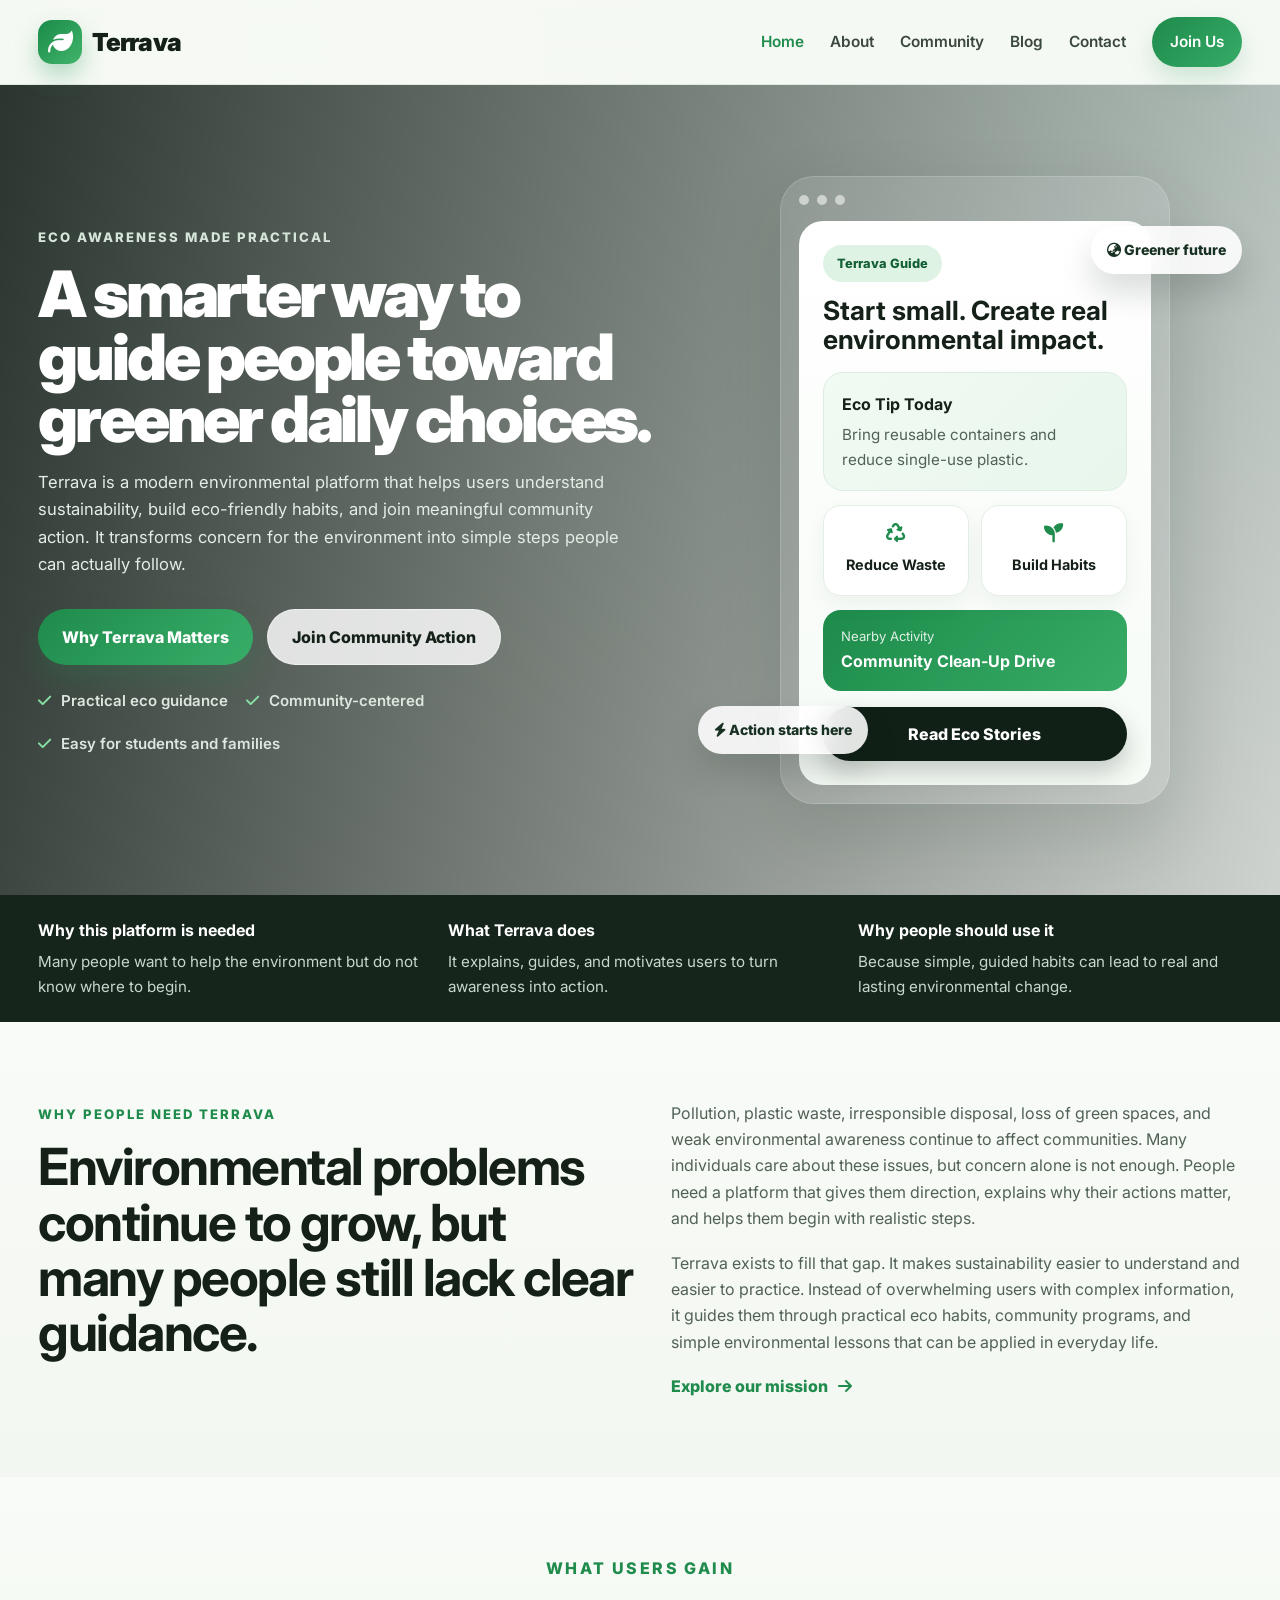
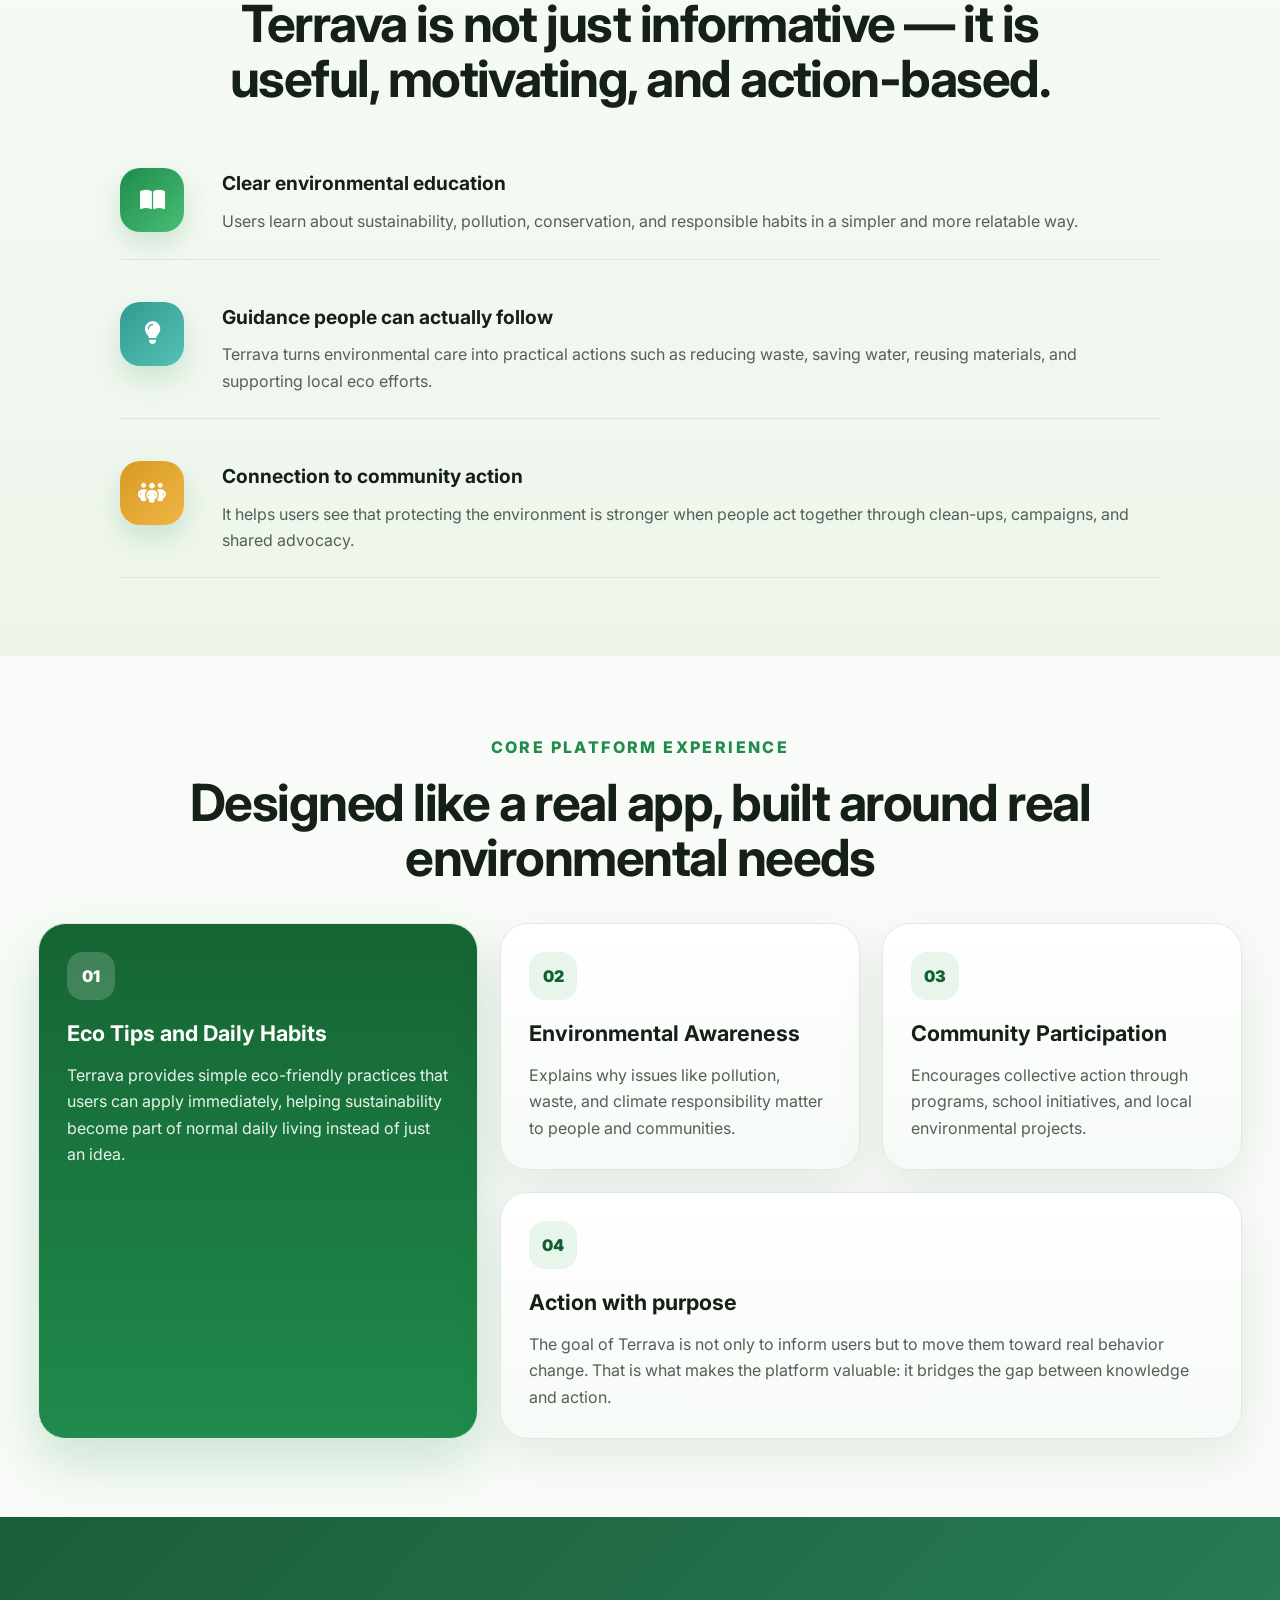
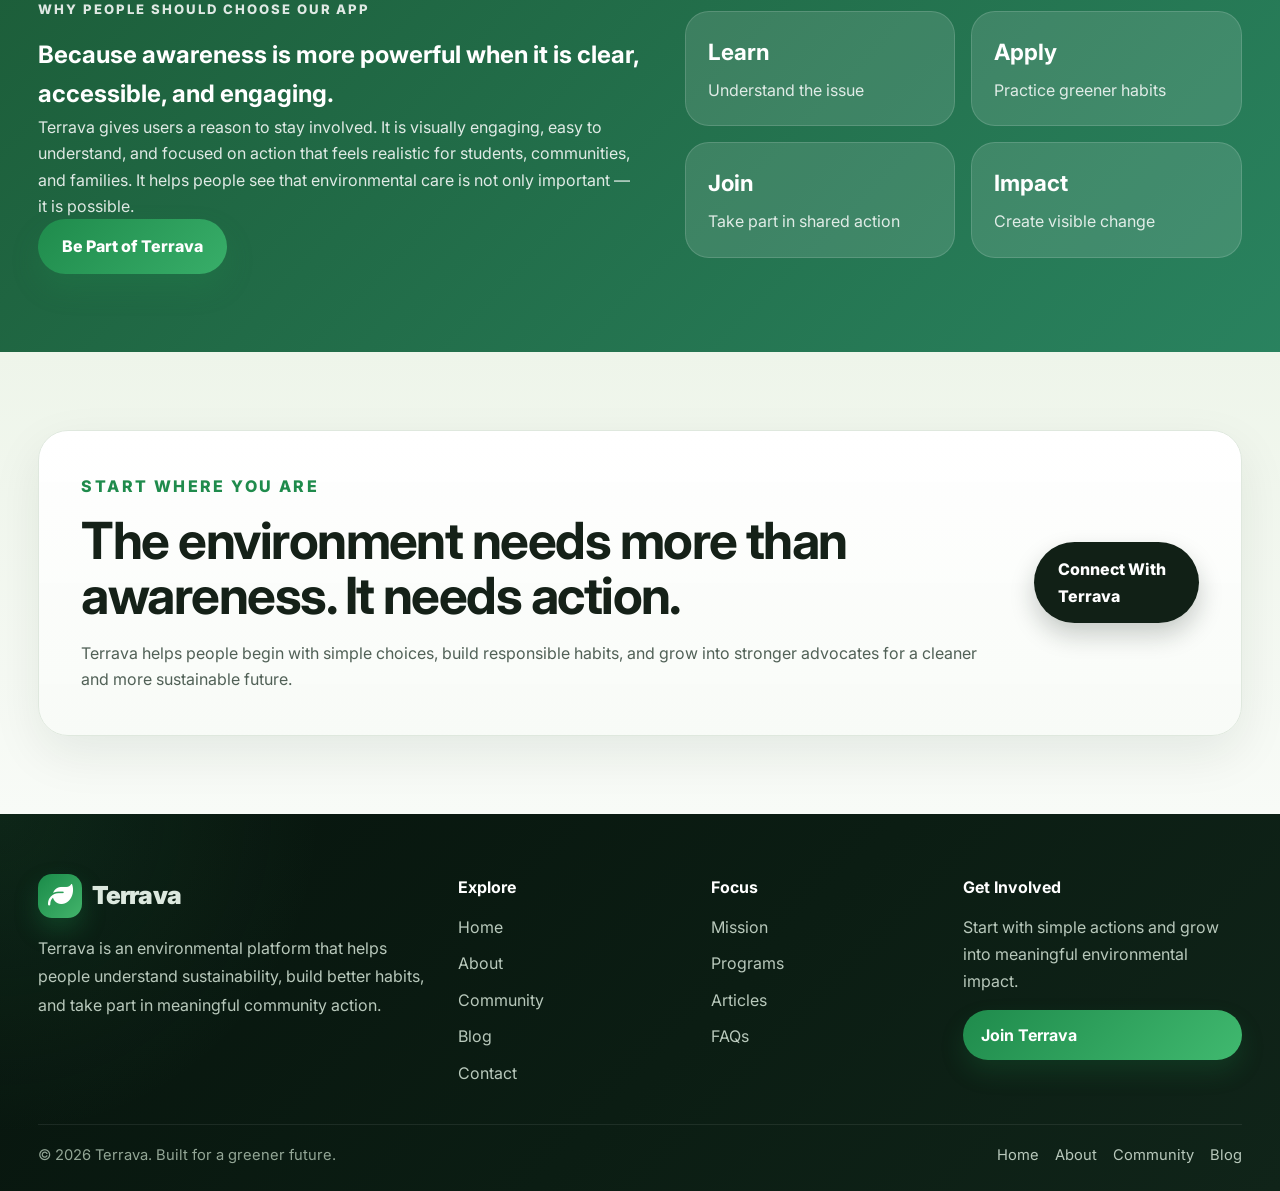
<file: index.html>
<!doctype html>
<html lang="en">
  <head>
    <meta charset="UTF-8" />
    <meta name="viewport" content="width=device-width, initial-scale=1.0" />
    <title>Terrava | Home</title>
    <link rel="preconnect" href="https://fonts.googleapis.com" />
    <link rel="preconnect" href="https://fonts.gstatic.com" crossorigin />
    <link
      href="https://fonts.googleapis.com/css2?family=Inter:wght@400;500;600;700;800;900&display=swap"
      rel="stylesheet"
    />
    <link
      rel="stylesheet"
      href="https://cdnjs.cloudflare.com/ajax/libs/font-awesome/6.5.2/css/all.min.css"
    />
    <link rel="stylesheet" href="style.css" />
  </head>
  <body>
    <header class="topbar">
      <div class="container nav">
        <a href="index.html" class="logo">
          <span class="logo-mark"><i class="fa-solid fa-leaf"></i></span>
          <span class="logo-text">Terrava</span>
        </a>

        <nav class="nav-links" id="navLinks">
          <a href="index.html" class="active">Home</a>
          <a href="about.html">About</a>
          <a href="community.html">Community</a>
          <a href="blog.html">Blog</a>
          <a href="contact.html">Contact</a>
          <a href="contact.html#join" class="nav-cta">Join Us</a>
        </nav>

        <button class="menu-btn" id="menuBtn" aria-label="Toggle Menu">
          <i class="fa-solid fa-bars"></i>
        </button>
      </div>
    </header>

    <main>
      <section class="hero home-hero">
        <div class="hero-bg"></div>
        <div class="hero-overlay"></div>

        <div class="container hero-grid">
          <div class="hero-copy reveal">
            <p class="eyebrow">Eco awareness made practical</p>
            <h1>A smarter way to guide people toward greener daily choices.</h1>
            <p class="hero-text">
              Terrava is a modern environmental platform that helps users
              understand sustainability, build eco-friendly habits, and join
              meaningful community action. It transforms concern for the
              environment into simple steps people can actually follow.
            </p>

            <div class="hero-actions">
              <a href="about.html#why-terrava" class="btn btn-primary"
                >Why Terrava Matters</a
              >
              <a href="community.html#programs" class="btn btn-secondary"
                >Join Community Action</a
              >
            </div>

            <div class="hero-trust">
              <span
                ><i class="fa-solid fa-check"></i> Practical eco guidance</span
              >
              <span><i class="fa-solid fa-check"></i> Community-centered</span>
              <span
                ><i class="fa-solid fa-check"></i> Easy for students and
                families</span
              >
            </div>
          </div>

          <div class="hero-visual reveal delay-1">
            <div class="hero-phone">
              <div class="phone-top">
                <span></span><span></span><span></span>
              </div>

              <div class="phone-screen">
                <div class="screen-badge">Terrava Guide</div>
                <h3>Start small. Create real environmental impact.</h3>

                <div class="screen-stat">
                  <strong>Eco Tip Today</strong>
                  <p>
                    Bring reusable containers and reduce single-use plastic.
                  </p>
                </div>

                <div class="screen-row">
                  <div class="screen-card">
                    <i class="fa-solid fa-recycle"></i>
                    <span>Reduce Waste</span>
                  </div>
                  <div class="screen-card">
                    <i class="fa-solid fa-seedling"></i>
                    <span>Build Habits</span>
                  </div>
                </div>

                <div class="screen-panel">
                  <p>Nearby Activity</p>
                  <strong>Community Clean-Up Drive</strong>
                </div>

                <a href="blog.html#latest" class="btn btn-dark full-btn"
                  >Read Eco Stories</a
                >
              </div>
            </div>

            <div class="floating-chip chip-one">
              <i class="fa-solid fa-earth-asia"></i> Greener future
            </div>
            <div class="floating-chip chip-two">
              <i class="fa-solid fa-bolt"></i> Action starts here
            </div>
          </div>
        </div>
      </section>

      <section class="impact-band">
        <div class="container impact-band-grid">
          <div>
            <strong>Why this platform is needed</strong>
            <p>
              Many people want to help the environment but do not know where to
              begin.
            </p>
          </div>
          <div>
            <strong>What Terrava does</strong>
            <p>
              It explains, guides, and motivates users to turn awareness into
              action.
            </p>
          </div>
          <div>
            <strong>Why people should use it</strong>
            <p>
              Because simple, guided habits can lead to real and lasting
              environmental change.
            </p>
          </div>
        </div>
      </section>

      <section class="section story-section" id="why-terrava">
        <div class="container story-grid">
          <div class="story-left reveal">
            <p class="eyebrow green">Why people need Terrava</p>
            <h2>
              Environmental problems continue to grow, but many people still
              lack clear guidance.
            </h2>
          </div>

          <div class="story-right reveal delay-1">
            <p>
              Pollution, plastic waste, irresponsible disposal, loss of green
              spaces, and weak environmental awareness continue to affect
              communities. Many individuals care about these issues, but concern
              alone is not enough. People need a platform that gives them
              direction, explains why their actions matter, and helps them begin
              with realistic steps.
            </p>
            <p>
              Terrava exists to fill that gap. It makes sustainability easier to
              understand and easier to practice. Instead of overwhelming users
              with complex information, it guides them through practical eco
              habits, community programs, and simple environmental lessons that
              can be applied in everyday life.
            </p>
            <a href="about.html#mission" class="text-link"
              >Explore our mission <i class="fa-solid fa-arrow-right"></i
            ></a>
          </div>
        </div>
      </section>

      <section class="section soft-section">
        <div class="container benefits-wrap">
          <div class="section-heading center reveal">
            <p class="eyebrow green">What users gain</p>
            <h2>
              Terrava is not just informative — it is useful, motivating, and
              action-based.
            </h2>
          </div>

          <div class="benefit-lines">
            <article class="benefit-line reveal">
              <div class="line-icon"><i class="fa-solid fa-book-open"></i></div>
              <div>
                <h3>Clear environmental education</h3>
                <p>
                  Users learn about sustainability, pollution, conservation, and
                  responsible habits in a simpler and more relatable way.
                </p>
              </div>
            </article>

            <article class="benefit-line reveal delay-1">
              <div class="line-icon alt">
                <i class="fa-solid fa-lightbulb"></i>
              </div>
              <div>
                <h3>Guidance people can actually follow</h3>
                <p>
                  Terrava turns environmental care into practical actions such
                  as reducing waste, saving water, reusing materials, and
                  supporting local eco efforts.
                </p>
              </div>
            </article>

            <article class="benefit-line reveal delay-2">
              <div class="line-icon gold">
                <i class="fa-solid fa-people-group"></i>
              </div>
              <div>
                <h3>Connection to community action</h3>
                <p>
                  It helps users see that protecting the environment is stronger
                  when people act together through clean-ups, campaigns, and
                  shared advocacy.
                </p>
              </div>
            </article>
          </div>
        </div>
      </section>

      <section class="section features-section">
        <div class="container">
          <div class="section-heading center reveal">
            <p class="eyebrow green">Core platform experience</p>
            <h2>
              Designed like a real app, built around real environmental needs
            </h2>
          </div>

          <div class="feature-grid-unique">
            <article class="feature-panel tall reveal">
              <span class="panel-kicker">01</span>
              <h3>Eco Tips and Daily Habits</h3>
              <p>
                Terrava provides simple eco-friendly practices that users can
                apply immediately, helping sustainability become part of normal
                daily living instead of just an idea.
              </p>
            </article>

            <article class="feature-panel reveal delay-1">
              <span class="panel-kicker">02</span>
              <h3>Environmental Awareness</h3>
              <p>
                Explains why issues like pollution, waste, and climate
                responsibility matter to people and communities.
              </p>
            </article>

            <article class="feature-panel reveal delay-2">
              <span class="panel-kicker">03</span>
              <h3>Community Participation</h3>
              <p>
                Encourages collective action through programs, school
                initiatives, and local environmental projects.
              </p>
            </article>

            <article class="feature-panel wide reveal">
              <span class="panel-kicker">04</span>
              <h3>Action with purpose</h3>
              <p>
                The goal of Terrava is not only to inform users but to move them
                toward real behavior change. That is what makes the platform
                valuable: it bridges the gap between knowledge and action.
              </p>
            </article>
          </div>
        </div>
      </section>

      <section class="section gradient-section">
        <div class="container split-highlight">
          <div class="highlight-copy reveal">
            <p class="eyebrow">Why people should choose our app</p>
            <h2>
              Because awareness is more powerful when it is clear, accessible,
              and engaging.
            </h2>
            <p>
              Terrava gives users a reason to stay involved. It is visually
              engaging, easy to understand, and focused on action that feels
              realistic for students, communities, and families. It helps people
              see that environmental care is not only important — it is
              possible.
            </p>
            <a href="contact.html#join" class="btn btn-primary"
              >Be Part of Terrava</a
            >
          </div>

          <div class="highlight-stats reveal delay-1">
            <div class="stat-tile">
              <h3>Learn</h3>
              <p>Understand the issue</p>
            </div>
            <div class="stat-tile">
              <h3>Apply</h3>
              <p>Practice greener habits</p>
            </div>
            <div class="stat-tile">
              <h3>Join</h3>
              <p>Take part in shared action</p>
            </div>
            <div class="stat-tile">
              <h3>Impact</h3>
              <p>Create visible change</p>
            </div>
          </div>
        </div>
      </section>

      <section class="section final-cta-section">
        <div class="container final-cta reveal">
          <div>
            <p class="eyebrow green">Start where you are</p>
            <h2>The environment needs more than awareness. It needs action.</h2>
            <p>
              Terrava helps people begin with simple choices, build responsible
              habits, and grow into stronger advocates for a cleaner and more
              sustainable future.
            </p>
          </div>
          <a href="contact.html#contact-form" class="btn btn-dark"
            >Connect With Terrava</a
          >
        </div>
      </section>
    </main>

    <footer class="footer">
      <div class="container footer-top">
        <div class="footer-brand-block">
          <a href="index.html" class="logo footer-logo">
            <span class="logo-mark"><i class="fa-solid fa-leaf"></i></span>
            <span class="logo-text">Terrava</span>
          </a>
          <p>
            Terrava is an environmental platform that helps people understand
            sustainability, build better habits, and take part in meaningful
            community action.
          </p>
        </div>

        <div class="footer-column">
          <h4>Explore</h4>
          <a href="index.html">Home</a>
          <a href="about.html">About</a>
          <a href="community.html">Community</a>
          <a href="blog.html">Blog</a>
          <a href="contact.html">Contact</a>
        </div>

        <div class="footer-column">
          <h4>Focus</h4>
          <a href="about.html#mission">Mission</a>
          <a href="community.html#programs">Programs</a>
          <a href="blog.html#latest">Articles</a>
          <a href="contact.html#faq">FAQs</a>
        </div>

        <div class="footer-column">
          <h4>Get Involved</h4>
          <p class="footer-small-text">
            Start with simple actions and grow into meaningful environmental
            impact.
          </p>
          <a href="contact.html#join" class="footer-btn">Join Terrava</a>
        </div>
      </div>

      <div class="container footer-bottom">
        <p>© 2026 Terrava. Built for a greener future.</p>
        <div class="footer-bottom-links">
          <a href="index.html">Home</a>
          <a href="about.html">About</a>
          <a href="community.html">Community</a>
          <a href="blog.html">Blog</a>
        </div>
      </div>
    </footer>

    <script src="script.js"></script>
  </body>
</html>
</file>
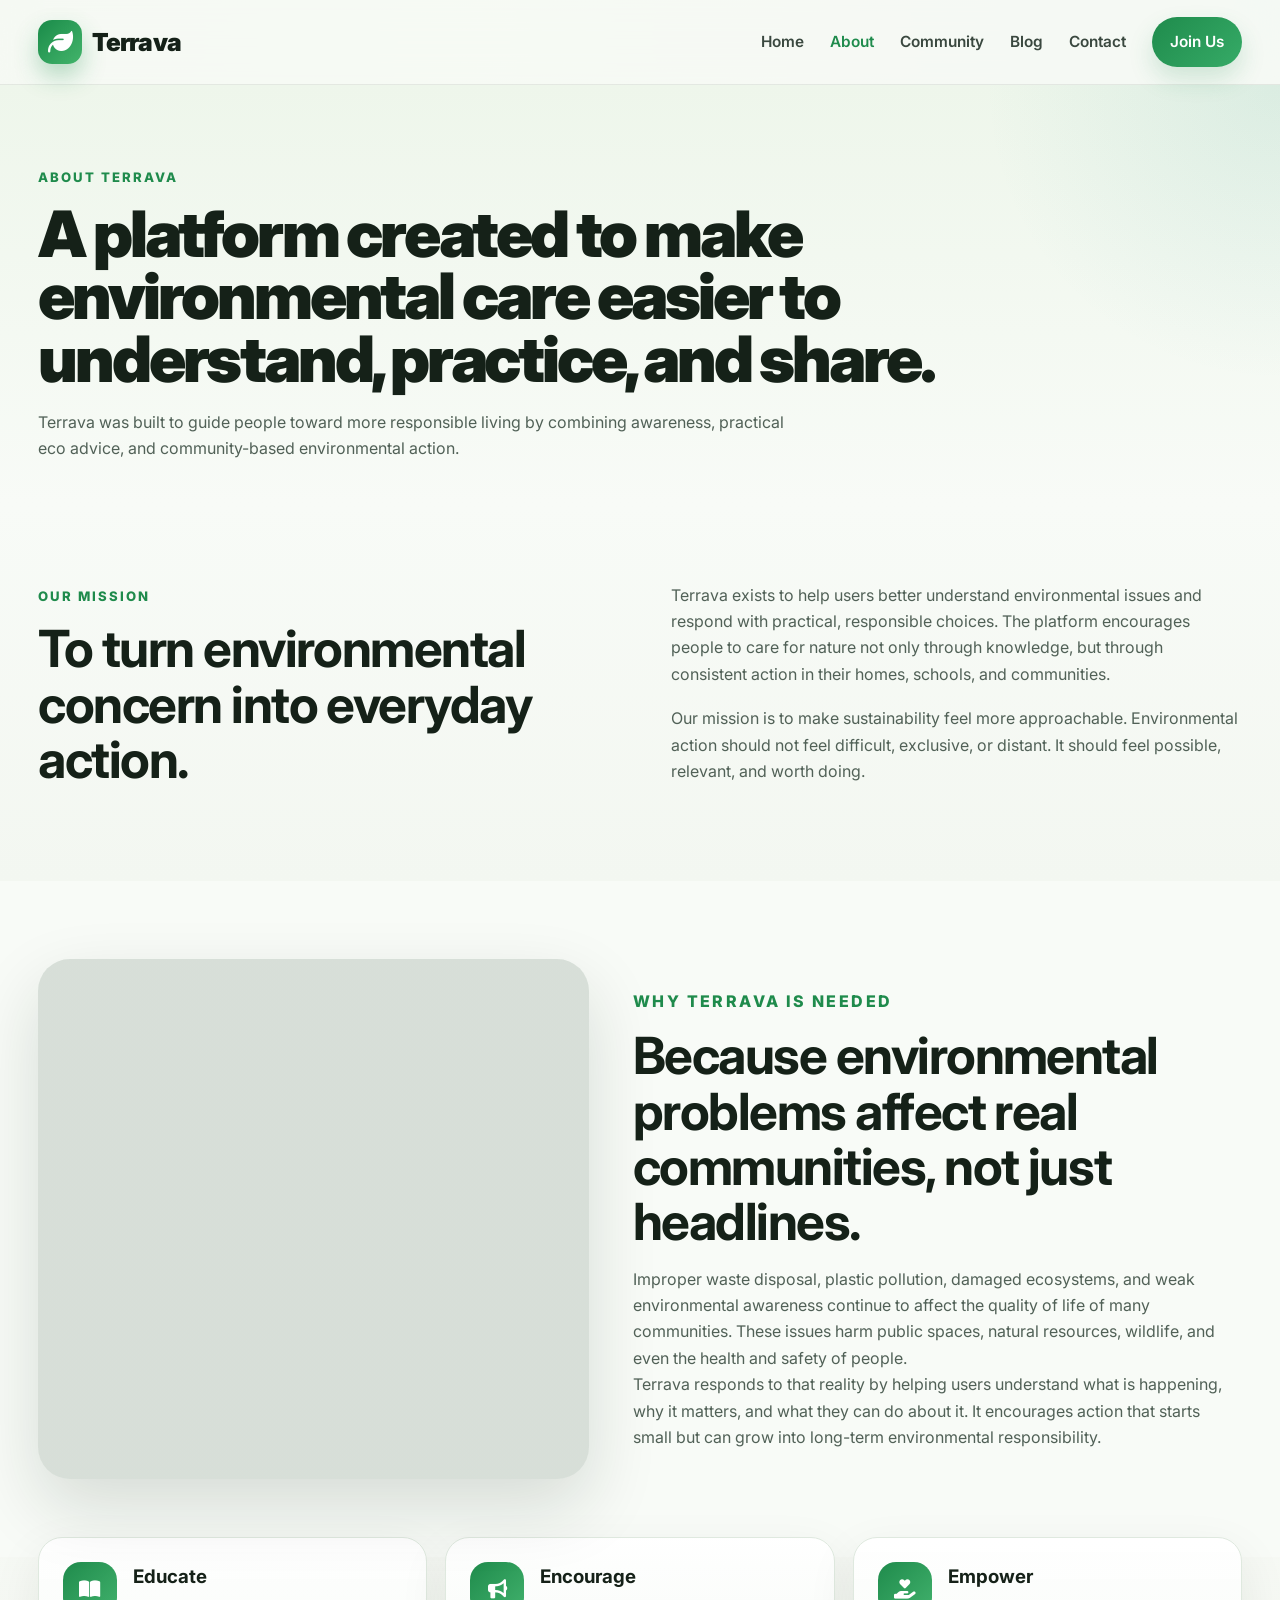
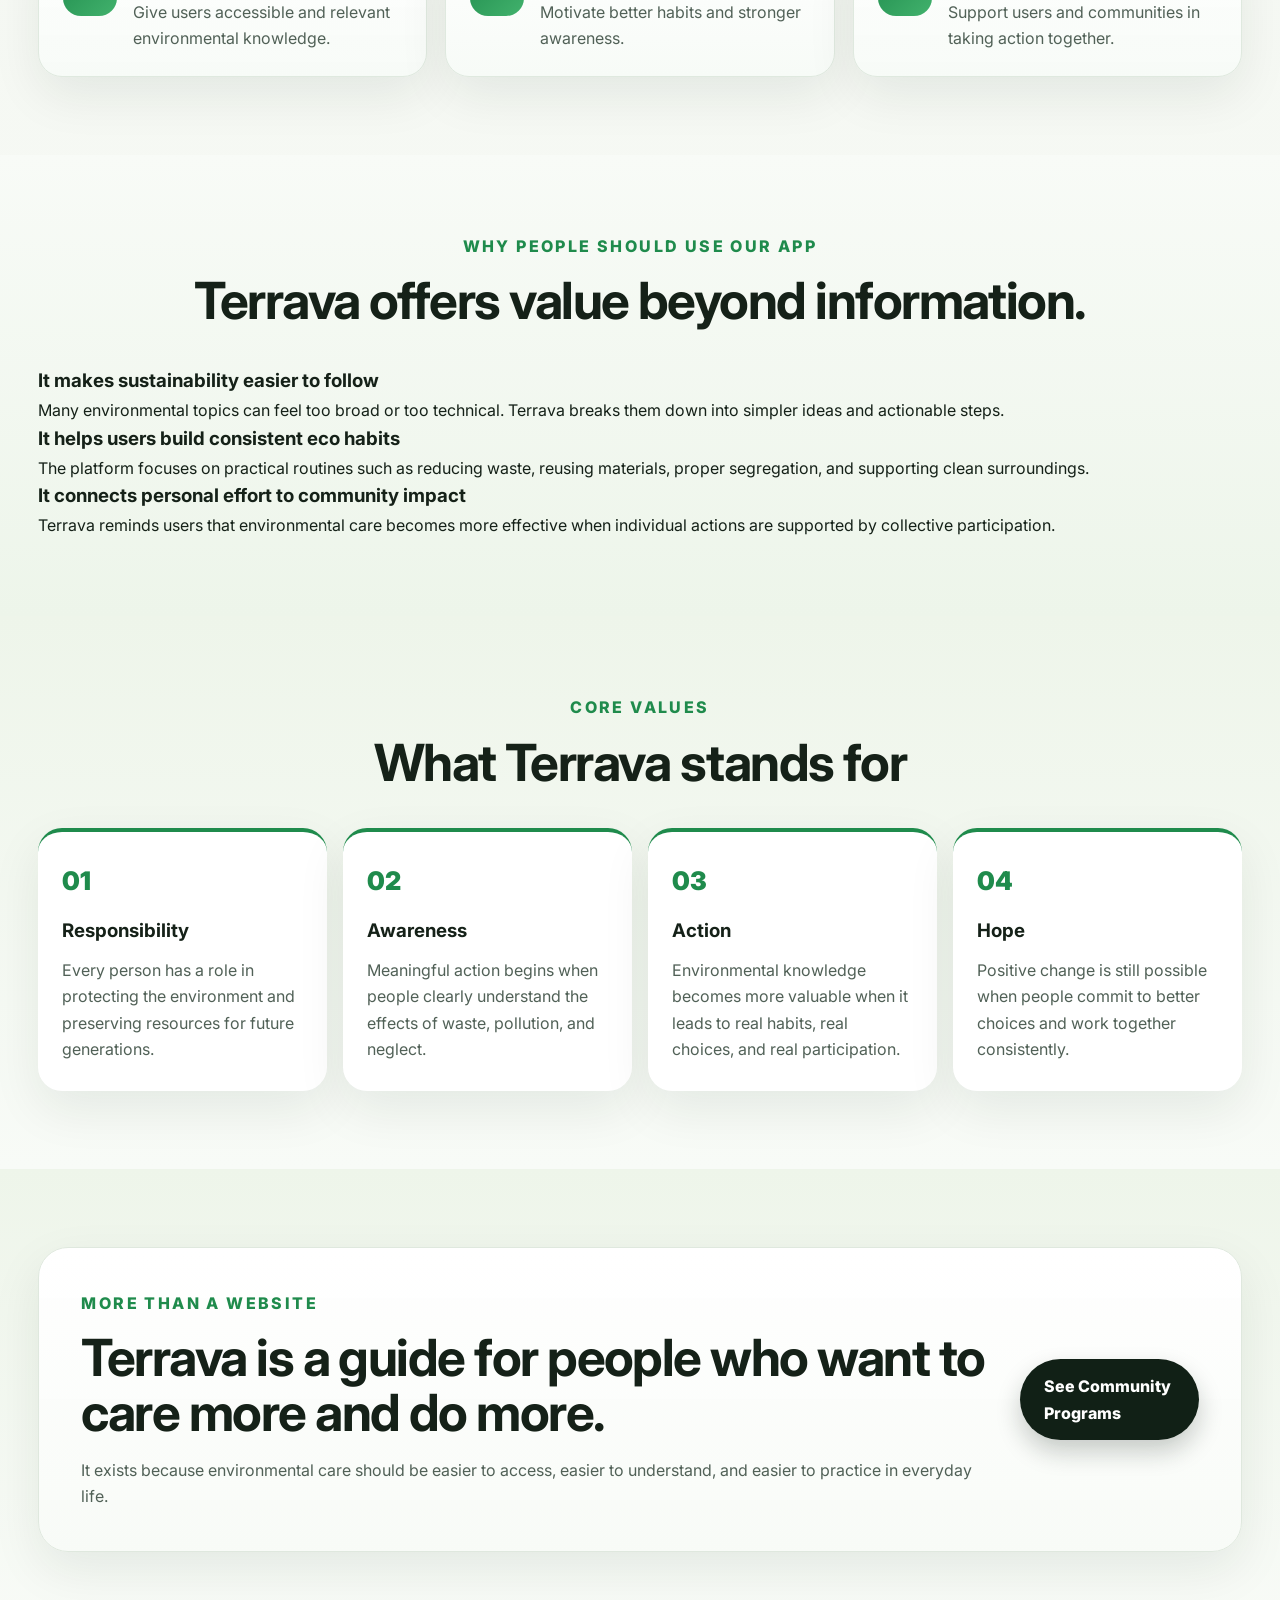
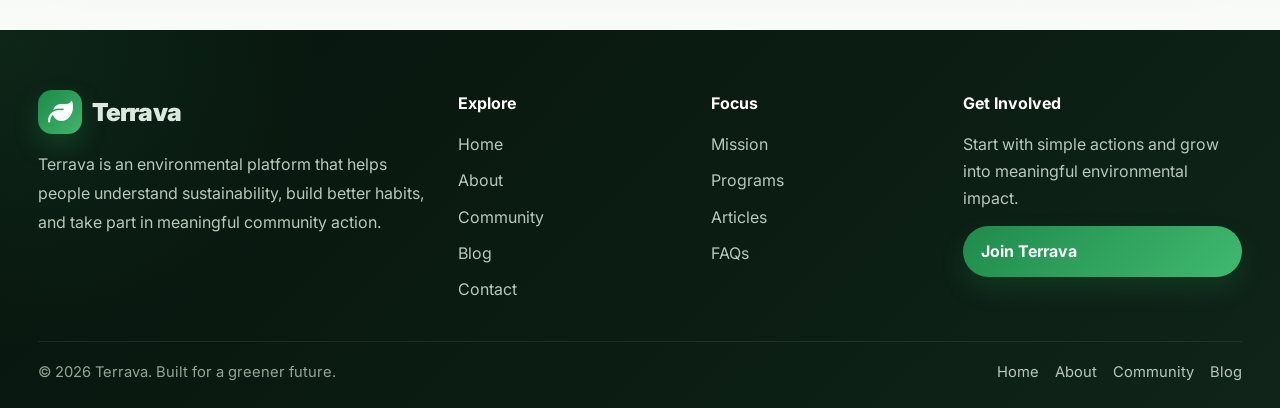
<file: about.html>
<!doctype html>
<html lang="en">
  <head>
    <meta charset="UTF-8" />
    <meta name="viewport" content="width=device-width, initial-scale=1.0" />
    <title>Terrava | About</title>
    <link rel="preconnect" href="https://fonts.googleapis.com" />
    <link rel="preconnect" href="https://fonts.gstatic.com" crossorigin />
    <link
      href="https://fonts.googleapis.com/css2?family=Inter:wght@400;500;600;700;800;900&display=swap"
      rel="stylesheet"
    />
    <link
      rel="stylesheet"
      href="https://cdnjs.cloudflare.com/ajax/libs/font-awesome/6.5.2/css/all.min.css"
    />
    <link rel="stylesheet" href="style.css" />
  </head>
  <body>
    <header class="topbar">
      <div class="container nav">
        <a href="index.html" class="logo">
          <span class="logo-mark"><i class="fa-solid fa-leaf"></i></span>
          <span class="logo-text">Terrava</span>
        </a>

        <nav class="nav-links" id="navLinks">
          <a href="index.html">Home</a>
          <a href="about.html" class="active">About</a>
          <a href="community.html">Community</a>
          <a href="blog.html">Blog</a>
          <a href="contact.html">Contact</a>
          <a href="contact.html#join" class="nav-cta">Join Us</a>
        </nav>

        <button class="menu-btn" id="menuBtn" aria-label="Toggle Menu">
          <i class="fa-solid fa-bars"></i>
        </button>
      </div>
    </header>

    <main>
      <section class="page-banner about-banner">
        <div class="container">
          <p class="eyebrow green">About Terrava</p>
          <h1>
            A platform created to make environmental care easier to understand,
            practice, and share.
          </h1>
          <p class="banner-text">
            Terrava was built to guide people toward more responsible living by
            combining awareness, practical eco advice, and community-based
            environmental action.
          </p>
        </div>
      </section>

      <section class="section story-section" id="mission">
        <div class="container story-grid">
          <div class="story-left reveal">
            <p class="eyebrow green">Our Mission</p>
            <h2>To turn environmental concern into everyday action.</h2>
          </div>

          <div class="story-right reveal delay-1">
            <p>
              Terrava exists to help users better understand environmental
              issues and respond with practical, responsible choices. The
              platform encourages people to care for nature not only through
              knowledge, but through consistent action in their homes, schools,
              and communities.
            </p>
            <p>
              Our mission is to make sustainability feel more approachable.
              Environmental action should not feel difficult, exclusive, or
              distant. It should feel possible, relevant, and worth doing.
            </p>
          </div>
        </div>
      </section>

      <section class="section image-split-section" id="why-terrava">
        <div class="container image-split">
          <div class="image-side reveal"></div>

          <div class="content-side reveal delay-1">
            <p class="eyebrow green">Why Terrava is needed</p>
            <h2>
              Because environmental problems affect real communities, not just
              headlines.
            </h2>
            <p>
              Improper waste disposal, plastic pollution, damaged ecosystems,
              and weak environmental awareness continue to affect the quality of
              life of many communities. These issues harm public spaces, natural
              resources, wildlife, and even the health and safety of people.
            </p>
            <p>
              Terrava responds to that reality by helping users understand what
              is happening, why it matters, and what they can do about it. It
              encourages action that starts small but can grow into long-term
              environmental responsibility.
            </p>
          </div>
        </div>
      </section>

      <section class="section purpose-ribbon-section">
        <div class="container purpose-ribbon">
          <div class="ribbon-item">
            <i class="fa-solid fa-book-open"></i>
            <div>
              <h3>Educate</h3>
              <p>Give users accessible and relevant environmental knowledge.</p>
            </div>
          </div>
          <div class="ribbon-item">
            <i class="fa-solid fa-bullhorn"></i>
            <div>
              <h3>Encourage</h3>
              <p>Motivate better habits and stronger awareness.</p>
            </div>
          </div>
          <div class="ribbon-item">
            <i class="fa-solid fa-hand-holding-heart"></i>
            <div>
              <h3>Empower</h3>
              <p>Support users and communities in taking action together.</p>
            </div>
          </div>
        </div>
      </section>

      <section class="section soft-section">
        <div class="container">
          <div class="section-heading center reveal">
            <p class="eyebrow green">Why people should use our app</p>
            <h2>Terrava offers value beyond information.</h2>
          </div>

          <div class="reason-layout">
            <article class="reason-card reveal">
              <h3>It makes sustainability easier to follow</h3>
              <p>
                Many environmental topics can feel too broad or too technical.
                Terrava breaks them down into simpler ideas and actionable
                steps.
              </p>
            </article>

            <article class="reason-card reveal delay-1">
              <h3>It helps users build consistent eco habits</h3>
              <p>
                The platform focuses on practical routines such as reducing
                waste, reusing materials, proper segregation, and supporting
                clean surroundings.
              </p>
            </article>

            <article class="reason-card reveal delay-2">
              <h3>It connects personal effort to community impact</h3>
              <p>
                Terrava reminds users that environmental care becomes more
                effective when individual actions are supported by collective
                participation.
              </p>
            </article>
          </div>
        </div>
      </section>

      <section class="section values-section">
        <div class="container">
          <div class="section-heading center reveal">
            <p class="eyebrow green">Core Values</p>
            <h2>What Terrava stands for</h2>
          </div>

          <div class="value-columns">
            <article class="value-column reveal">
              <span>01</span>
              <h3>Responsibility</h3>
              <p>
                Every person has a role in protecting the environment and
                preserving resources for future generations.
              </p>
            </article>

            <article class="value-column reveal delay-1">
              <span>02</span>
              <h3>Awareness</h3>
              <p>
                Meaningful action begins when people clearly understand the
                effects of waste, pollution, and neglect.
              </p>
            </article>

            <article class="value-column reveal delay-2">
              <span>03</span>
              <h3>Action</h3>
              <p>
                Environmental knowledge becomes more valuable when it leads to
                real habits, real choices, and real participation.
              </p>
            </article>

            <article class="value-column reveal delay-3">
              <span>04</span>
              <h3>Hope</h3>
              <p>
                Positive change is still possible when people commit to better
                choices and work together consistently.
              </p>
            </article>
          </div>
        </div>
      </section>

      <section class="section final-cta-section">
        <div class="container final-cta reveal">
          <div>
            <p class="eyebrow green">More than a website</p>
            <h2>
              Terrava is a guide for people who want to care more and do more.
            </h2>
            <p>
              It exists because environmental care should be easier to access,
              easier to understand, and easier to practice in everyday life.
            </p>
          </div>
          <a href="community.html#programs" class="btn btn-dark"
            >See Community Programs</a
          >
        </div>
      </section>
    </main>

    <footer class="footer">
      <div class="container footer-top">
        <div class="footer-brand-block">
          <a href="index.html" class="logo footer-logo">
            <span class="logo-mark"><i class="fa-solid fa-leaf"></i></span>
            <span class="logo-text">Terrava</span>
          </a>
          <p>
            Terrava is an environmental platform that helps people understand
            sustainability, build better habits, and take part in meaningful
            community action.
          </p>
        </div>

        <div class="footer-column">
          <h4>Explore</h4>
          <a href="index.html">Home</a>
          <a href="about.html">About</a>
          <a href="community.html">Community</a>
          <a href="blog.html">Blog</a>
          <a href="contact.html">Contact</a>
        </div>

        <div class="footer-column">
          <h4>Focus</h4>
          <a href="about.html#mission">Mission</a>
          <a href="community.html#programs">Programs</a>
          <a href="blog.html#latest">Articles</a>
          <a href="contact.html#faq">FAQs</a>
        </div>

        <div class="footer-column">
          <h4>Get Involved</h4>
          <p class="footer-small-text">
            Start with simple actions and grow into meaningful environmental
            impact.
          </p>
          <a href="contact.html#join" class="footer-btn">Join Terrava</a>
        </div>
      </div>

      <div class="container footer-bottom">
        <p>© 2026 Terrava. Built for a greener future.</p>
        <div class="footer-bottom-links">
          <a href="index.html">Home</a>
          <a href="about.html">About</a>
          <a href="community.html">Community</a>
          <a href="blog.html">Blog</a>
        </div>
      </div>
    </footer>

    <script src="script.js"></script>
  </body>
</html>
</file>
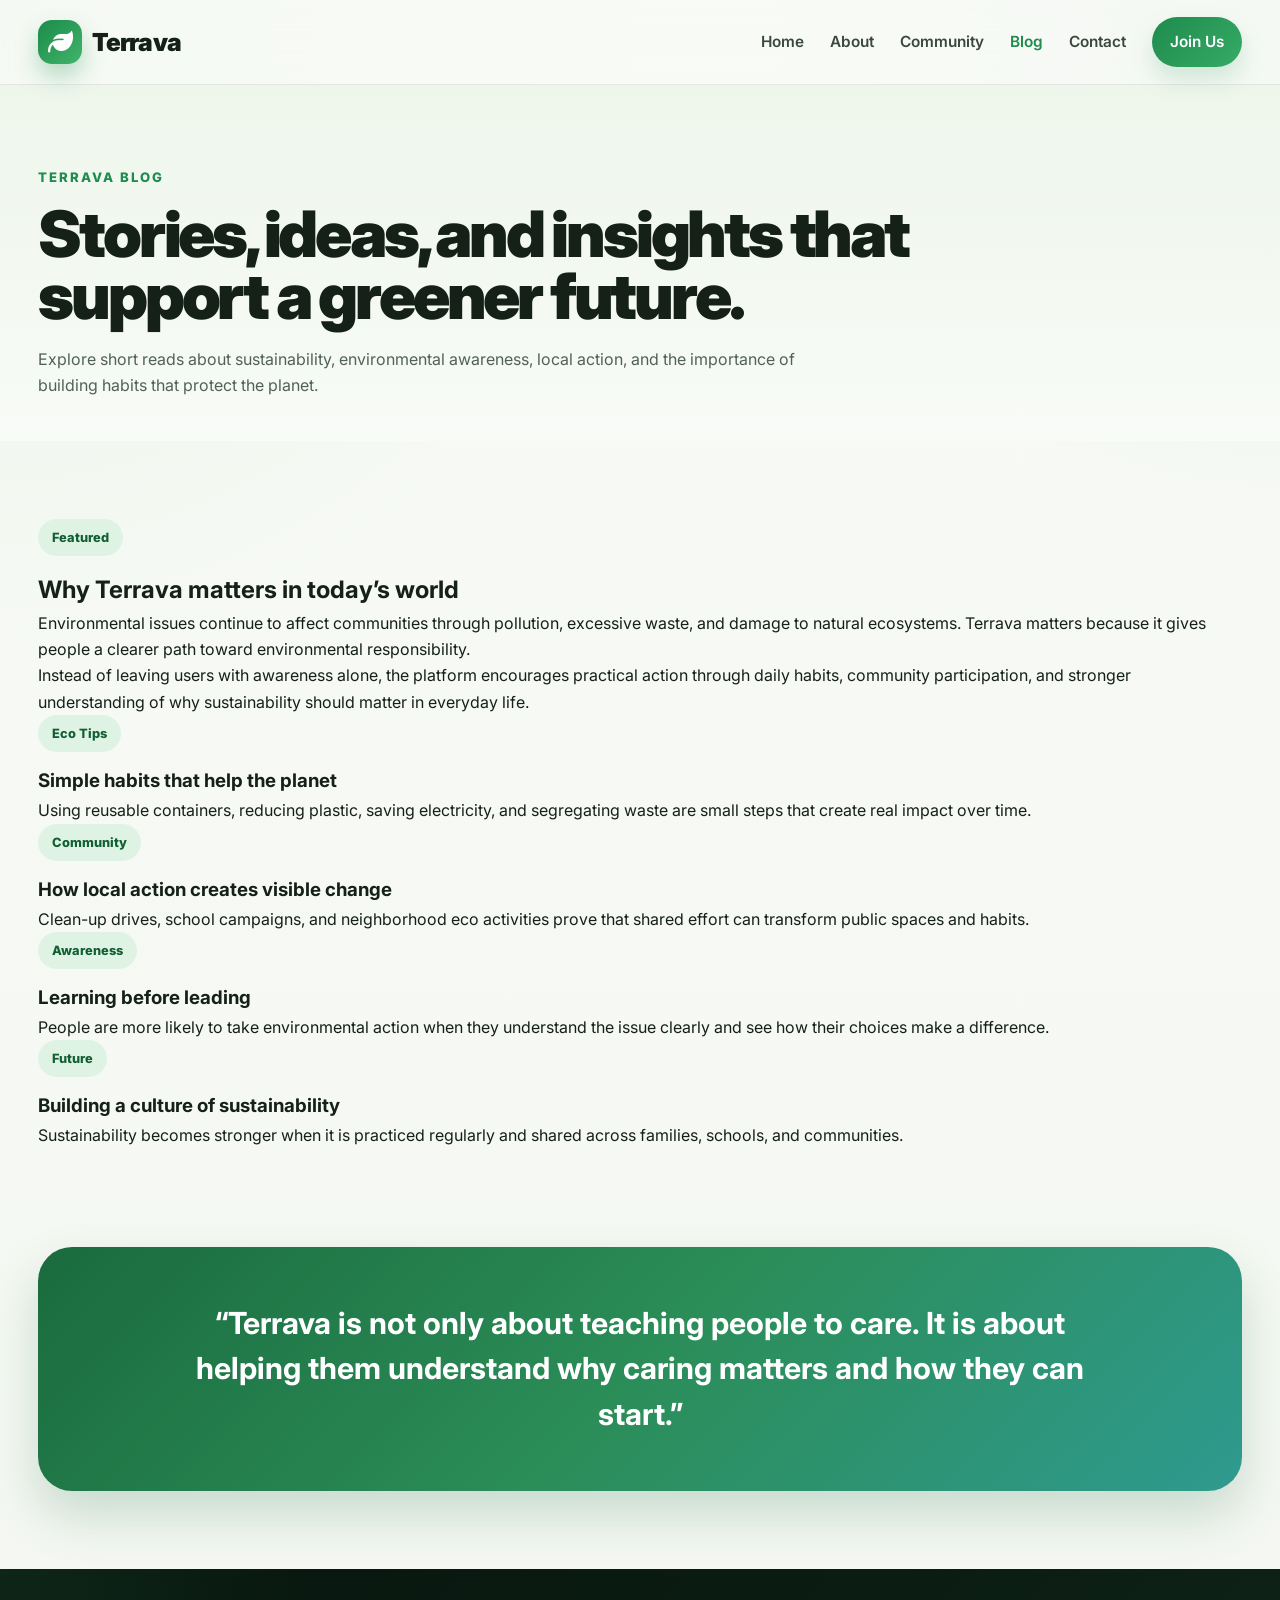
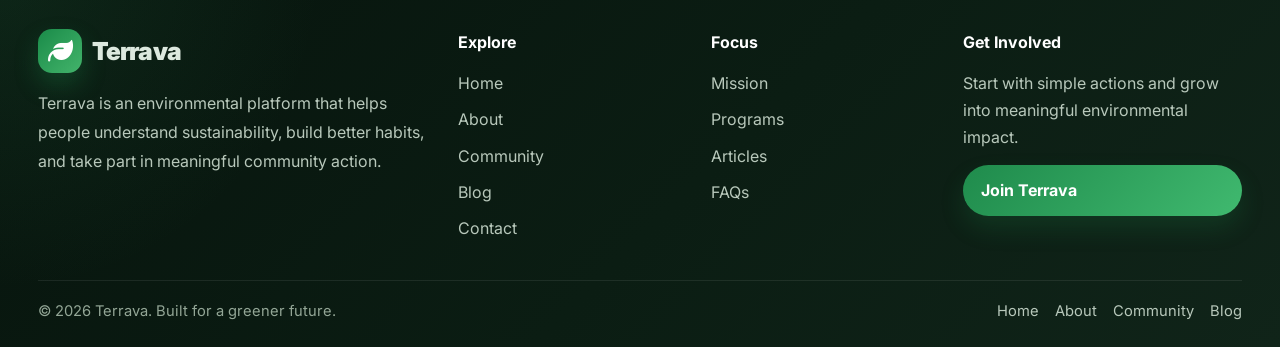
<file: blog.html>
<!doctype html>
<html lang="en">
  <head>
    <meta charset="UTF-8" />
    <meta name="viewport" content="width=device-width, initial-scale=1.0" />
    <title>Terrava | Blog</title>
    <link rel="preconnect" href="https://fonts.googleapis.com" />
    <link rel="preconnect" href="https://fonts.gstatic.com" crossorigin />
    <link
      href="https://fonts.googleapis.com/css2?family=Inter:wght@400;500;600;700;800;900&display=swap"
      rel="stylesheet"
    />
    <link
      rel="stylesheet"
      href="https://cdnjs.cloudflare.com/ajax/libs/font-awesome/6.5.2/css/all.min.css"
    />
    <link rel="stylesheet" href="style.css" />
  </head>
  <body>
    <header class="topbar">
      <div class="container nav">
        <a href="index.html" class="logo">
          <span class="logo-mark"><i class="fa-solid fa-leaf"></i></span>
          <span class="logo-text">Terrava</span>
        </a>

        <nav class="nav-links" id="navLinks">
          <a href="index.html">Home</a>
          <a href="about.html">About</a>
          <a href="community.html">Community</a>
          <a href="blog.html" class="active">Blog</a>
          <a href="contact.html">Contact</a>
          <a href="contact.html#join" class="nav-cta">Join Us</a>
        </nav>

        <button class="menu-btn" id="menuBtn" aria-label="Toggle Menu">
          <i class="fa-solid fa-bars"></i>
        </button>
      </div>
    </header>

    <main>
      <section class="page-banner blog-banner">
        <div class="container">
          <p class="eyebrow green">Terrava Blog</p>
          <h1>Stories, ideas, and insights that support a greener future.</h1>
          <p class="banner-text">
            Explore short reads about sustainability, environmental awareness,
            local action, and the importance of building habits that protect the
            planet.
          </p>
        </div>
      </section>

      <section class="section" id="latest">
        <div class="container blog-grid">
          <article class="blog-card featured-blog reveal">
            <div class="blog-image blog-image-one"></div>
            <div class="blog-content">
              <span class="blog-tag">Featured</span>
              <h2>Why Terrava matters in today’s world</h2>
              <p>
                Environmental issues continue to affect communities through
                pollution, excessive waste, and damage to natural ecosystems.
                Terrava matters because it gives people a clearer path toward
                environmental responsibility.
              </p>
              <p>
                Instead of leaving users with awareness alone, the platform
                encourages practical action through daily habits, community
                participation, and stronger understanding of why sustainability
                should matter in everyday life.
              </p>
            </div>
          </article>

          <article class="blog-card reveal delay-1">
            <div class="blog-image blog-image-two"></div>
            <div class="blog-content">
              <span class="blog-tag">Eco Tips</span>
              <h3>Simple habits that help the planet</h3>
              <p>
                Using reusable containers, reducing plastic, saving electricity,
                and segregating waste are small steps that create real impact
                over time.
              </p>
            </div>
          </article>

          <article class="blog-card reveal delay-2">
            <div class="blog-image blog-image-three"></div>
            <div class="blog-content">
              <span class="blog-tag">Community</span>
              <h3>How local action creates visible change</h3>
              <p>
                Clean-up drives, school campaigns, and neighborhood eco
                activities prove that shared effort can transform public spaces
                and habits.
              </p>
            </div>
          </article>

          <article class="blog-card reveal">
            <div class="blog-image blog-image-four"></div>
            <div class="blog-content">
              <span class="blog-tag">Awareness</span>
              <h3>Learning before leading</h3>
              <p>
                People are more likely to take environmental action when they
                understand the issue clearly and see how their choices make a
                difference.
              </p>
            </div>
          </article>

          <article class="blog-card reveal delay-1">
            <div class="blog-image blog-image-five"></div>
            <div class="blog-content">
              <span class="blog-tag">Future</span>
              <h3>Building a culture of sustainability</h3>
              <p>
                Sustainability becomes stronger when it is practiced regularly
                and shared across families, schools, and communities.
              </p>
            </div>
          </article>
        </div>
      </section>

      <section class="section blog-quote-section">
        <div class="container blog-quote-box reveal">
          <p>
            “Terrava is not only about teaching people to care. It is about
            helping them understand why caring matters and how they can start.”
          </p>
        </div>
      </section>
    </main>

    <footer class="footer">
      <div class="container footer-top">
        <div class="footer-brand-block">
          <a href="index.html" class="logo footer-logo">
            <span class="logo-mark"><i class="fa-solid fa-leaf"></i></span>
            <span class="logo-text">Terrava</span>
          </a>
          <p>
            Terrava is an environmental platform that helps people understand
            sustainability, build better habits, and take part in meaningful
            community action.
          </p>
        </div>

        <div class="footer-column">
          <h4>Explore</h4>
          <a href="index.html">Home</a>
          <a href="about.html">About</a>
          <a href="community.html">Community</a>
          <a href="blog.html">Blog</a>
          <a href="contact.html">Contact</a>
        </div>

        <div class="footer-column">
          <h4>Focus</h4>
          <a href="about.html#mission">Mission</a>
          <a href="community.html#programs">Programs</a>
          <a href="blog.html#latest">Articles</a>
          <a href="contact.html#faq">FAQs</a>
        </div>

        <div class="footer-column">
          <h4>Get Involved</h4>
          <p class="footer-small-text">
            Start with simple actions and grow into meaningful environmental
            impact.
          </p>
          <a href="contact.html#join" class="footer-btn">Join Terrava</a>
        </div>
      </div>

      <div class="container footer-bottom">
        <p>© 2026 Terrava. Built for a greener future.</p>
        <div class="footer-bottom-links">
          <a href="index.html">Home</a>
          <a href="about.html">About</a>
          <a href="community.html">Community</a>
          <a href="blog.html">Blog</a>
        </div>
      </div>
    </footer>

    <script src="script.js"></script>
  </body>
</html>
</file>
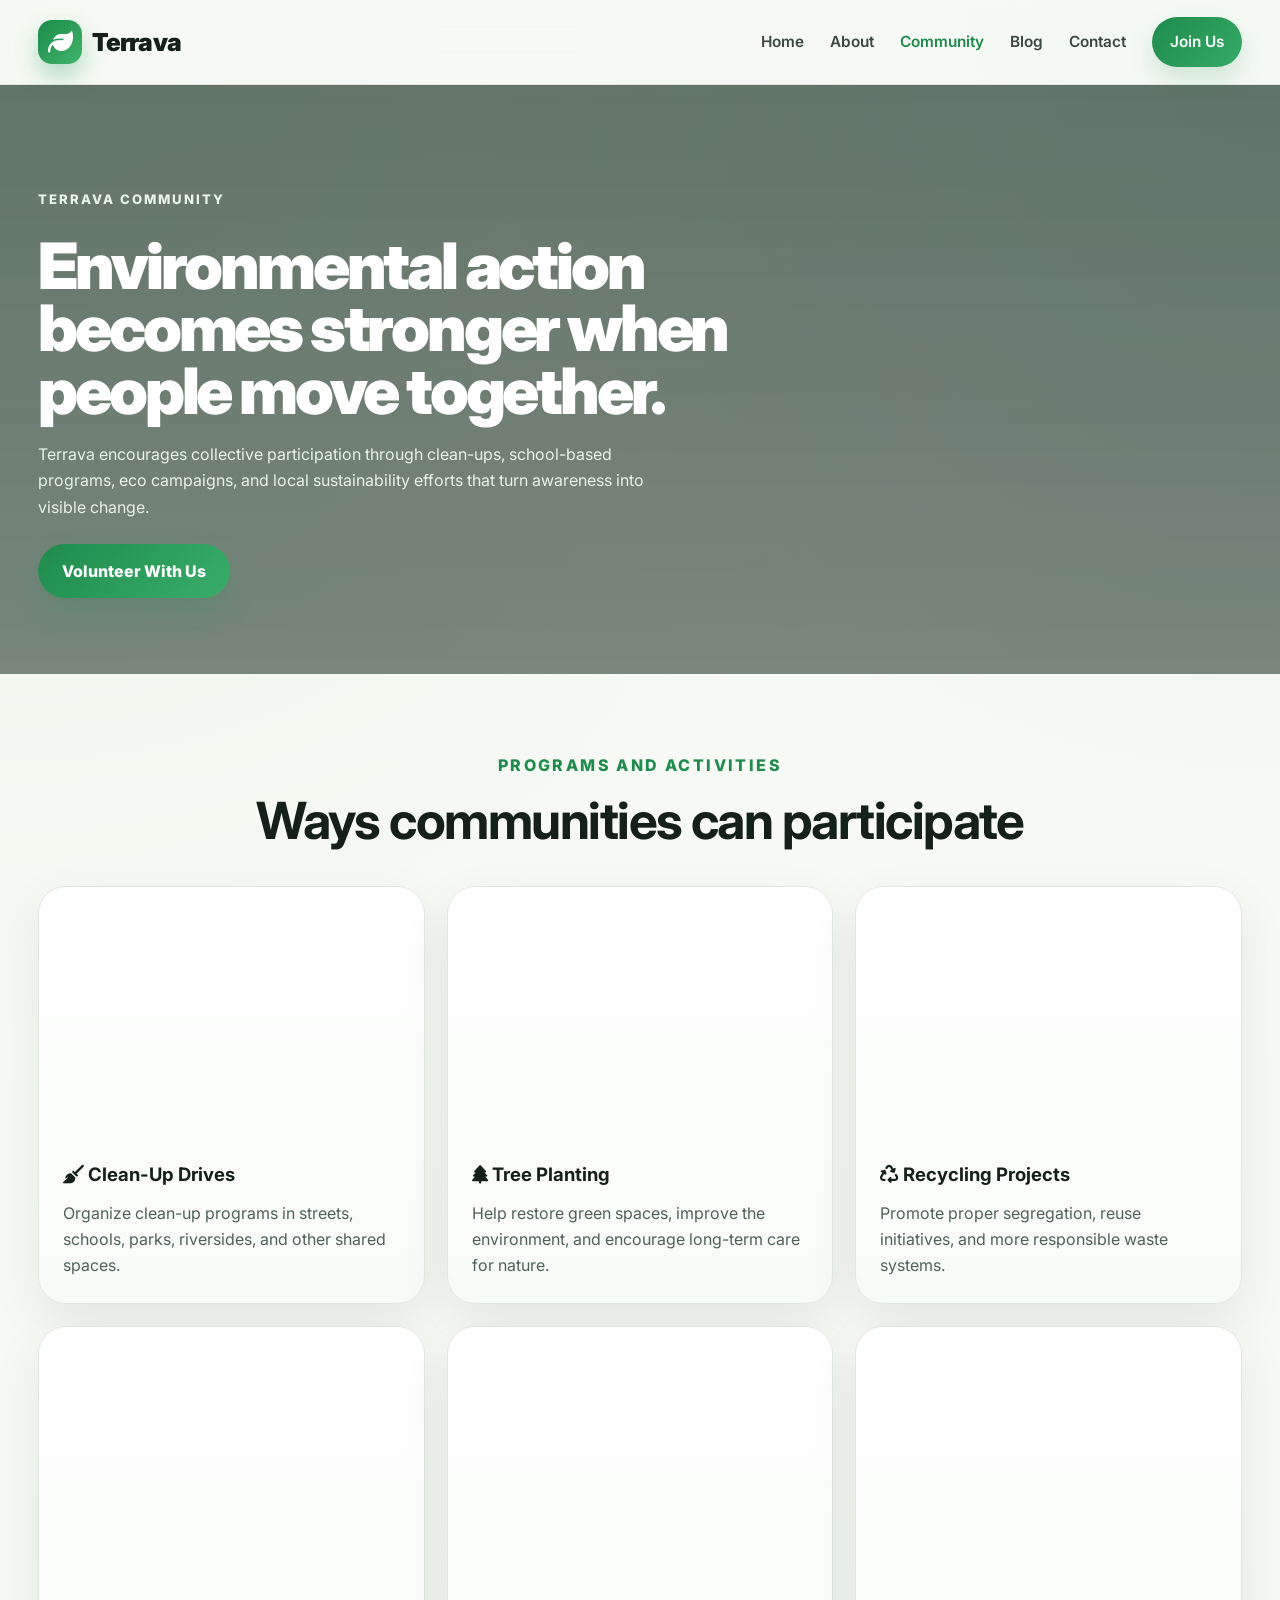
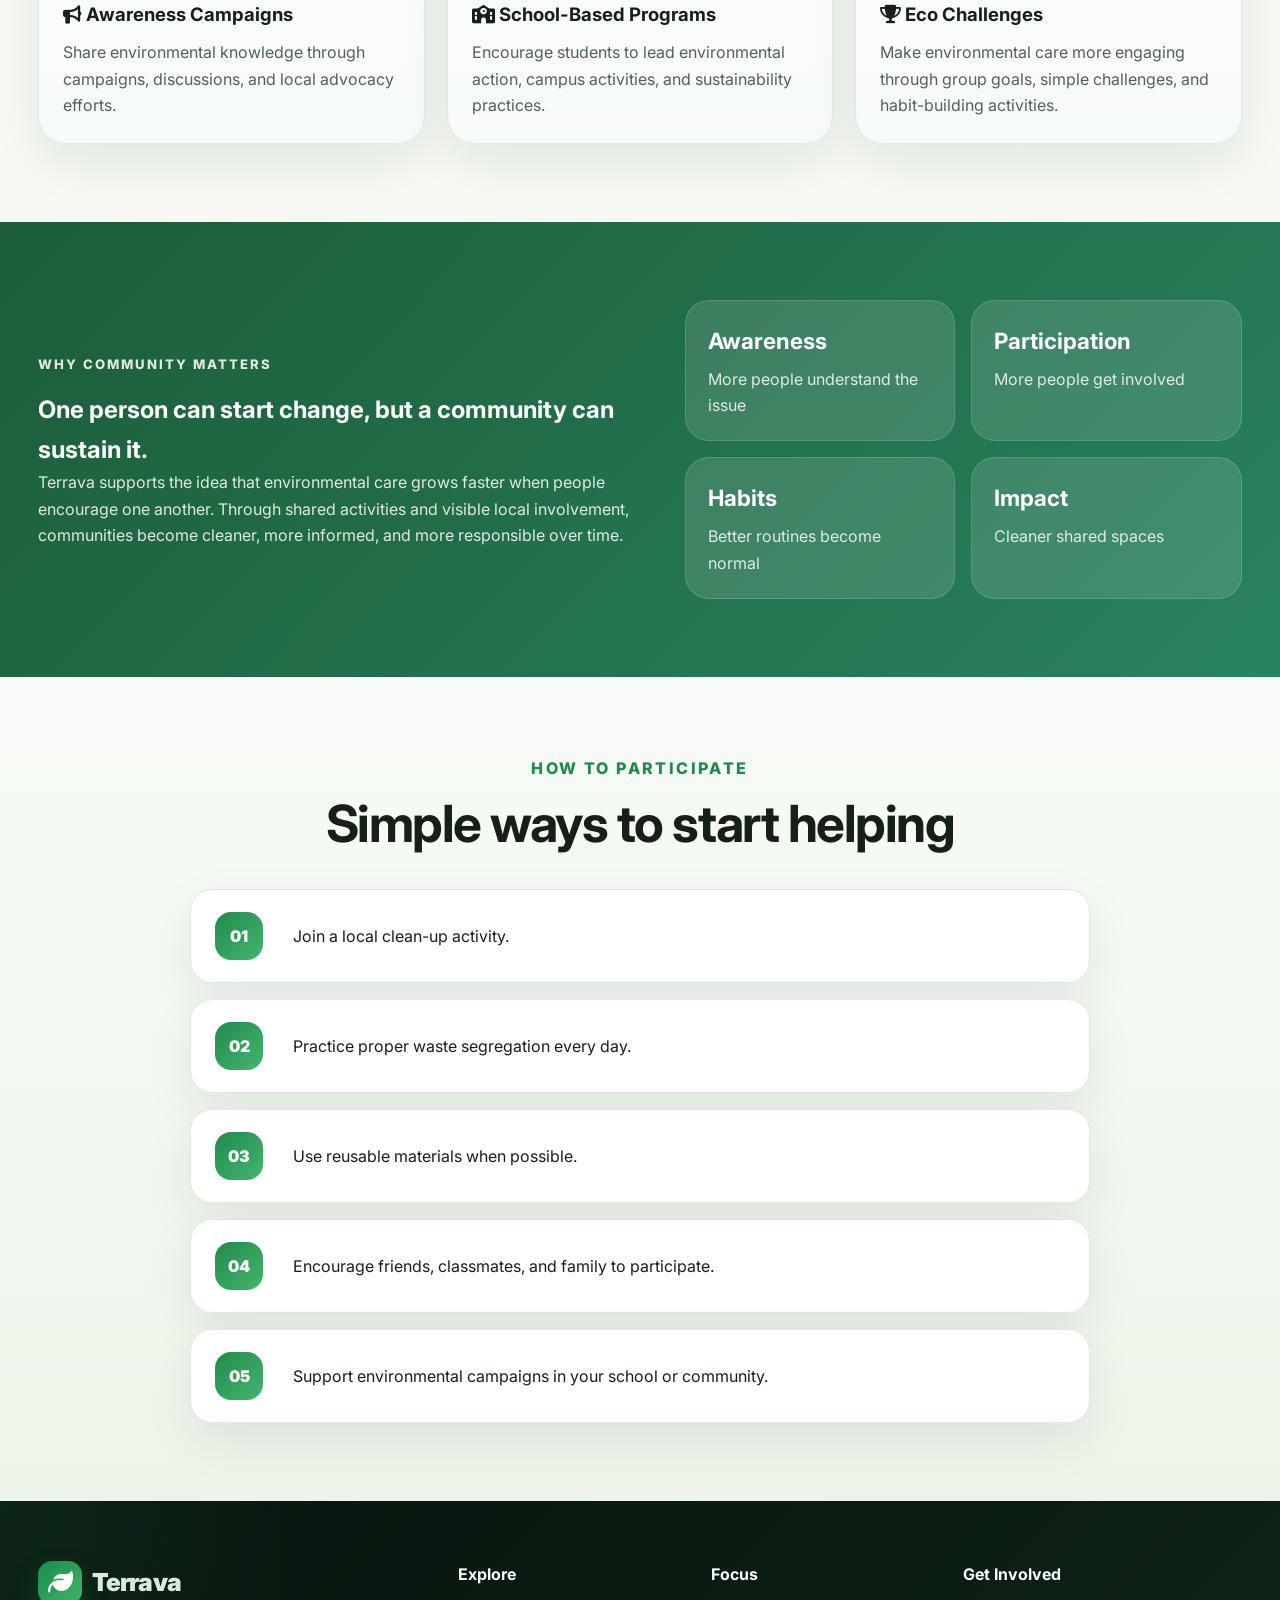
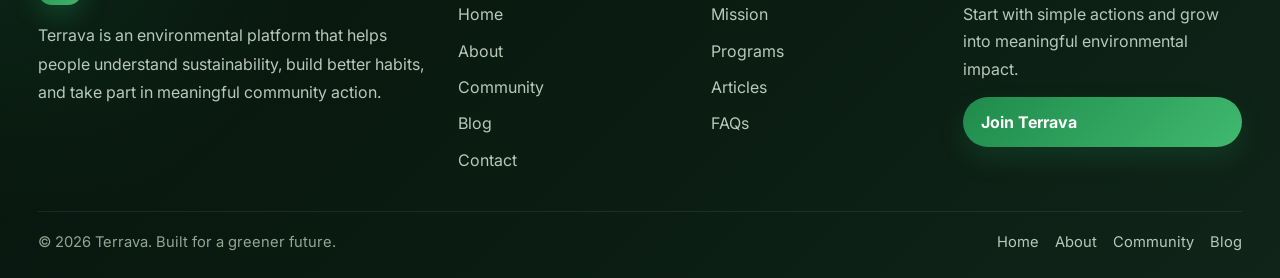
<file: community.html>
<!doctype html>
<html lang="en">
  <head>
    <meta charset="UTF-8" />
    <meta name="viewport" content="width=device-width, initial-scale=1.0" />
    <title>Terrava | Community</title>
    <link rel="preconnect" href="https://fonts.googleapis.com" />
    <link rel="preconnect" href="https://fonts.gstatic.com" crossorigin />
    <link
      href="https://fonts.googleapis.com/css2?family=Inter:wght@400;500;600;700;800;900&display=swap"
      rel="stylesheet"
    />
    <link
      rel="stylesheet"
      href="https://cdnjs.cloudflare.com/ajax/libs/font-awesome/6.5.2/css/all.min.css"
    />
    <link rel="stylesheet" href="style.css" />
  </head>
  <body>
    <header class="topbar">
      <div class="container nav">
        <a href="index.html" class="logo">
          <span class="logo-mark"><i class="fa-solid fa-leaf"></i></span>
          <span class="logo-text">Terrava</span>
        </a>

        <nav class="nav-links" id="navLinks">
          <a href="index.html">Home</a>
          <a href="about.html">About</a>
          <a href="community.html" class="active">Community</a>
          <a href="blog.html">Blog</a>
          <a href="contact.html">Contact</a>
          <a href="contact.html#join" class="nav-cta">Join Us</a>
        </nav>

        <button class="menu-btn" id="menuBtn" aria-label="Toggle Menu">
          <i class="fa-solid fa-bars"></i>
        </button>
      </div>
    </header>

    <main>
      <section class="community-hero">
        <div class="container">
          <div class="community-hero-card reveal">
            <p class="eyebrow">Terrava Community</p>
            <h1>
              Environmental action becomes stronger when people move together.
            </h1>
            <p>
              Terrava encourages collective participation through clean-ups,
              school-based programs, eco campaigns, and local sustainability
              efforts that turn awareness into visible change.
            </p>
            <a href="contact.html#join" class="btn btn-primary"
              >Volunteer With Us</a
            >
          </div>
        </div>
      </section>

      <section class="section" id="programs">
        <div class="container">
          <div class="section-heading center reveal">
            <p class="eyebrow green">Programs and Activities</p>
            <h2>Ways communities can participate</h2>
          </div>

          <div class="cards-grid">
            <article class="community-card reveal">
              <div class="community-img img-one"></div>
              <div class="community-body">
                <h3><i class="fa-solid fa-broom"></i> Clean-Up Drives</h3>
                <p>
                  Organize clean-up programs in streets, schools, parks,
                  riversides, and other shared spaces.
                </p>
              </div>
            </article>

            <article class="community-card reveal delay-1">
              <div class="community-img img-two"></div>
              <div class="community-body">
                <h3><i class="fa-solid fa-tree"></i> Tree Planting</h3>
                <p>
                  Help restore green spaces, improve the environment, and
                  encourage long-term care for nature.
                </p>
              </div>
            </article>

            <article class="community-card reveal delay-2">
              <div class="community-img img-three"></div>
              <div class="community-body">
                <h3><i class="fa-solid fa-recycle"></i> Recycling Projects</h3>
                <p>
                  Promote proper segregation, reuse initiatives, and more
                  responsible waste systems.
                </p>
              </div>
            </article>

            <article class="community-card reveal">
              <div class="community-img img-four"></div>
              <div class="community-body">
                <h3>
                  <i class="fa-solid fa-bullhorn"></i> Awareness Campaigns
                </h3>
                <p>
                  Share environmental knowledge through campaigns, discussions,
                  and local advocacy efforts.
                </p>
              </div>
            </article>

            <article class="community-card reveal delay-1">
              <div class="community-img img-five"></div>
              <div class="community-body">
                <h3>
                  <i class="fa-solid fa-school"></i> School-Based Programs
                </h3>
                <p>
                  Encourage students to lead environmental action, campus
                  activities, and sustainability practices.
                </p>
              </div>
            </article>

            <article class="community-card reveal delay-2">
              <div class="community-img img-six"></div>
              <div class="community-body">
                <h3><i class="fa-solid fa-trophy"></i> Eco Challenges</h3>
                <p>
                  Make environmental care more engaging through group goals,
                  simple challenges, and habit-building activities.
                </p>
              </div>
            </article>
          </div>
        </div>
      </section>

      <section class="section gradient-section">
        <div class="container split-highlight">
          <div class="highlight-copy reveal">
            <p class="eyebrow">Why community matters</p>
            <h2>
              One person can start change, but a community can sustain it.
            </h2>
            <p>
              Terrava supports the idea that environmental care grows faster
              when people encourage one another. Through shared activities and
              visible local involvement, communities become cleaner, more
              informed, and more responsible over time.
            </p>
          </div>

          <div class="highlight-stats reveal delay-1">
            <div class="stat-tile">
              <h3>Awareness</h3>
              <p>More people understand the issue</p>
            </div>
            <div class="stat-tile">
              <h3>Participation</h3>
              <p>More people get involved</p>
            </div>
            <div class="stat-tile">
              <h3>Habits</h3>
              <p>Better routines become normal</p>
            </div>
            <div class="stat-tile">
              <h3>Impact</h3>
              <p>Cleaner shared spaces</p>
            </div>
          </div>
        </div>
      </section>

      <section class="section soft-section">
        <div class="container">
          <div class="section-heading center reveal">
            <p class="eyebrow green">How to participate</p>
            <h2>Simple ways to start helping</h2>
          </div>

          <div class="participation-list">
            <div class="participation-item reveal">
              <span>01</span>
              <p>Join a local clean-up activity.</p>
            </div>
            <div class="participation-item reveal delay-1">
              <span>02</span>
              <p>Practice proper waste segregation every day.</p>
            </div>
            <div class="participation-item reveal delay-2">
              <span>03</span>
              <p>Use reusable materials when possible.</p>
            </div>
            <div class="participation-item reveal">
              <span>04</span>
              <p>Encourage friends, classmates, and family to participate.</p>
            </div>
            <div class="participation-item reveal delay-1">
              <span>05</span>
              <p>
                Support environmental campaigns in your school or community.
              </p>
            </div>
          </div>
        </div>
      </section>
    </main>

    <footer class="footer">
      <div class="container footer-top">
        <div class="footer-brand-block">
          <a href="index.html" class="logo footer-logo">
            <span class="logo-mark"><i class="fa-solid fa-leaf"></i></span>
            <span class="logo-text">Terrava</span>
          </a>
          <p>
            Terrava is an environmental platform that helps people understand
            sustainability, build better habits, and take part in meaningful
            community action.
          </p>
        </div>

        <div class="footer-column">
          <h4>Explore</h4>
          <a href="index.html">Home</a>
          <a href="about.html">About</a>
          <a href="community.html">Community</a>
          <a href="blog.html">Blog</a>
          <a href="contact.html">Contact</a>
        </div>

        <div class="footer-column">
          <h4>Focus</h4>
          <a href="about.html#mission">Mission</a>
          <a href="community.html#programs">Programs</a>
          <a href="blog.html#latest">Articles</a>
          <a href="contact.html#faq">FAQs</a>
        </div>

        <div class="footer-column">
          <h4>Get Involved</h4>
          <p class="footer-small-text">
            Start with simple actions and grow into meaningful environmental
            impact.
          </p>
          <a href="contact.html#join" class="footer-btn">Join Terrava</a>
        </div>
      </div>

      <div class="container footer-bottom">
        <p>© 2026 Terrava. Built for a greener future.</p>
        <div class="footer-bottom-links">
          <a href="index.html">Home</a>
          <a href="about.html">About</a>
          <a href="community.html">Community</a>
          <a href="blog.html">Blog</a>
        </div>
      </div>
    </footer>

    <script src="script.js"></script>
  </body>
</html>
</file>
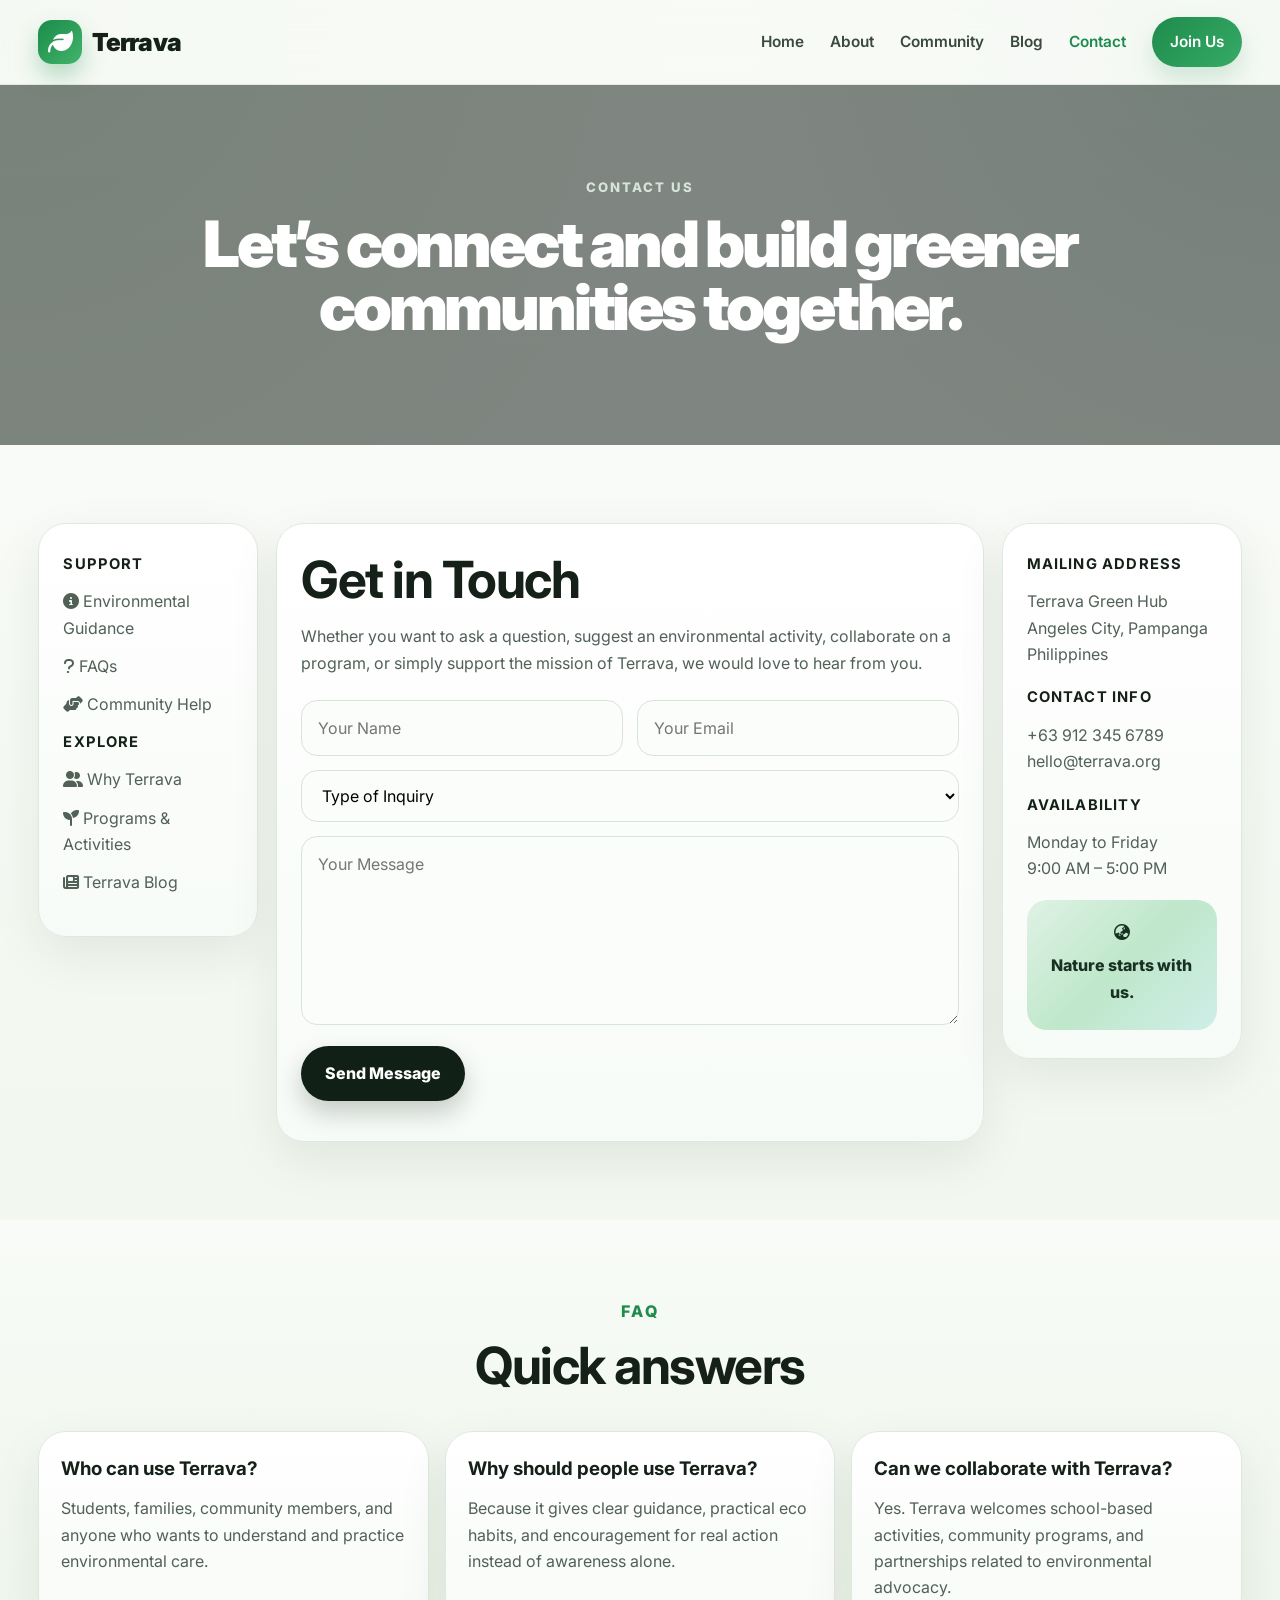
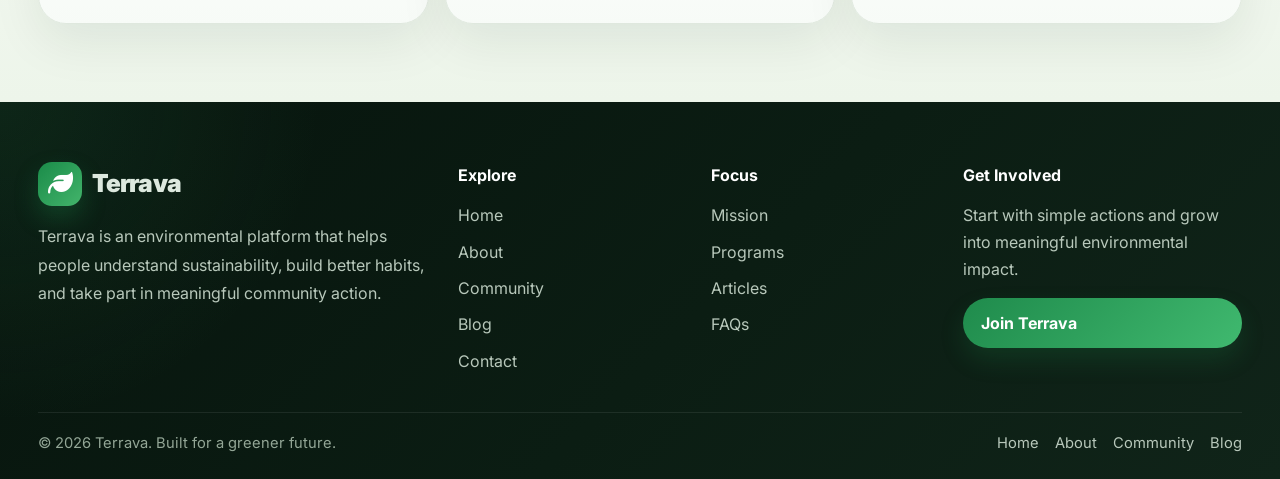
<file: contact.html>
<!DOCTYPE html>
<html lang="en">
<head>
  <meta charset="UTF-8" />
  <meta name="viewport" content="width=device-width, initial-scale=1.0" />
  <title>Terrava | Contact</title>
  <link rel="preconnect" href="https://fonts.googleapis.com" />
  <link rel="preconnect" href="https://fonts.gstatic.com" crossorigin />
  <link href="https://fonts.googleapis.com/css2?family=Inter:wght@400;500;600;700;800;900&display=swap" rel="stylesheet" />
  <link rel="stylesheet" href="https://cdnjs.cloudflare.com/ajax/libs/font-awesome/6.5.2/css/all.min.css" />
  <link rel="stylesheet" href="style.css" />
</head>
<body>
  <header class="topbar">
    <div class="container nav">
      <a href="index.html" class="logo">
        <span class="logo-mark"><i class="fa-solid fa-leaf"></i></span>
        <span class="logo-text">Terrava</span>
      </a>

      <nav class="nav-links" id="navLinks">
        <a href="index.html">Home</a>
        <a href="about.html">About</a>
        <a href="community.html">Community</a>
        <a href="blog.html">Blog</a>
        <a href="contact.html" class="active">Contact</a>
        <a href="#join" class="nav-cta">Join Us</a>
      </nav>

      <button class="menu-btn" id="menuBtn" aria-label="Toggle Menu">
        <i class="fa-solid fa-bars"></i>
      </button>
    </div>
  </header>

  <main>
    <section class="contact-hero">
      <div class="overlay"></div>
      <div class="container contact-hero-content reveal">
        <p class="eyebrow">Contact Us</p>
        <h1>Let’s connect and build greener communities together.</h1>
      </div>
    </section>

    <section class="section contact-section" id="join">
      <div class="container contact-grid">
        <aside class="contact-sidebar reveal">
          <h4>Support</h4>
          <a href="#contact-form"><i class="fa-solid fa-circle-info"></i> Environmental Guidance</a>
          <a href="#faq"><i class="fa-solid fa-question"></i> FAQs</a>
          <a href="community.html#programs"><i class="fa-solid fa-hands-helping"></i> Community Help</a>

          <h4>Explore</h4>
          <a href="about.html#why-terrava"><i class="fa-solid fa-user-group"></i> Why Terrava</a>
          <a href="community.html#programs"><i class="fa-solid fa-seedling"></i> Programs & Activities</a>
          <a href="blog.html#latest"><i class="fa-solid fa-newspaper"></i> Terrava Blog</a>
        </aside>

        <div class="contact-main reveal delay-1" id="contact-form">
          <h2>Get in Touch</h2>
          <p>
            Whether you want to ask a question, suggest an environmental activity,
            collaborate on a program, or simply support the mission of Terrava,
            we would love to hear from you.
          </p>

          <form class="contact-form" id="contactForm">
            <div class="form-row">
              <input type="text" placeholder="Your Name" required />
              <input type="email" placeholder="Your Email" required />
            </div>

            <select required>
              <option selected disabled>Type of Inquiry</option>
              <option>General Question</option>
              <option>Partnership</option>
              <option>Community Program</option>
              <option>Volunteer Interest</option>
              <option>Feedback</option>
            </select>

            <textarea rows="6" placeholder="Your Message" required></textarea>

            <button type="submit" class="btn btn-dark">Send Message</button>
            <p class="form-note" id="formNote"></p>
          </form>
        </div>

        <div class="contact-info-box reveal delay-2">
          <h4>Mailing Address</h4>
          <p>Terrava Green Hub<br />Angeles City, Pampanga<br />Philippines</p>

          <h4>Contact Info</h4>
          <p>+63 912 345 6789<br />hello@terrava.org</p>

          <h4>Availability</h4>
          <p>Monday to Friday<br />9:00 AM – 5:00 PM</p>

          <div class="map-box">
            <i class="fa-solid fa-earth-asia"></i>
            <span>Nature starts with us.</span>
          </div>
        </div>
      </div>
    </section>

    <section class="section soft-section" id="faq">
      <div class="container">
        <div class="section-heading center reveal">
          <p class="eyebrow green">FAQ</p>
          <h2>Quick answers</h2>
        </div>

        <div class="faq-list">
          <div class="faq-item reveal">
            <h3>Who can use Terrava?</h3>
            <p>Students, families, community members, and anyone who wants to understand and practice environmental care.</p>
          </div>
          <div class="faq-item reveal delay-1">
            <h3>Why should people use Terrava?</h3>
            <p>Because it gives clear guidance, practical eco habits, and encouragement for real action instead of awareness alone.</p>
          </div>
          <div class="faq-item reveal delay-2">
            <h3>Can we collaborate with Terrava?</h3>
            <p>Yes. Terrava welcomes school-based activities, community programs, and partnerships related to environmental advocacy.</p>
          </div>
        </div>
      </div>
    </section>
  </main>

  <footer class="footer">
    <div class="container footer-top">
      <div class="footer-brand-block">
        <a href="index.html" class="logo footer-logo">
          <span class="logo-mark"><i class="fa-solid fa-leaf"></i></span>
          <span class="logo-text">Terrava</span>
        </a>
        <p>
          Terrava is an environmental platform that helps people understand sustainability,
          build better habits, and take part in meaningful community action.
        </p>
      </div>

      <div class="footer-column">
        <h4>Explore</h4>
        <a href="index.html">Home</a>
        <a href="about.html">About</a>
        <a href="community.html">Community</a>
        <a href="blog.html">Blog</a>
        <a href="contact.html">Contact</a>
      </div>

      <div class="footer-column">
        <h4>Focus</h4>
        <a href="about.html#mission">Mission</a>
        <a href="community.html#programs">Programs</a>
        <a href="blog.html#latest">Articles</a>
        <a href="contact.html#faq">FAQs</a>
      </div>

      <div class="footer-column">
        <h4>Get Involved</h4>
        <p class="footer-small-text">Start with simple actions and grow into meaningful environmental impact.</p>
        <a href="contact.html#join" class="footer-btn">Join Terrava</a>
      </div>
    </div>

    <div class="container footer-bottom">
      <p>© 2026 Terrava. Built for a greener future.</p>
      <div class="footer-bottom-links">
        <a href="index.html">Home</a>
        <a href="about.html">About</a>
        <a href="community.html">Community</a>
        <a href="blog.html">Blog</a>
      </div>
    </div>
  </footer>

  <script src="script.js"></script>
</body>
</html>
</file>
<file: style.css>
@import url('https://fonts.googleapis.com/css2?family=Inter:wght@400;500;600;700;800;900&display=swap');

:root {
  --bg: #f5f7f2;
  --bg-soft: #eef4eb;
  --surface: rgba(255, 255, 255, 0.82);
  --surface-solid: #ffffff;
  --text: #152118;
  --muted: #516157;
  --line: rgba(18, 33, 24, 0.08);
  --green: #1f8b4c;
  --green-dark: #135f34;
  --green-soft: #dff3e5;
  --teal: #2f9a8f;
  --gold: #efb544;
  --purple: #8568d8;
  --shadow: 0 18px 50px rgba(16, 33, 23, 0.08);
  --shadow-lg: 0 28px 70px rgba(16, 33, 23, 0.14);
  --radius: 28px;
}

* {
  margin: 0;
  padding: 0;
  box-sizing: border-box;
}

html {
  scroll-behavior: smooth;
}

body {
  font-family: 'Inter', sans-serif;
  background:
    radial-gradient(circle at top left, rgba(127, 204, 143, 0.12), transparent 28%),
    radial-gradient(circle at top right, rgba(47, 154, 143, 0.10), transparent 22%),
    linear-gradient(180deg, #f8faf6 0%, #f3f7f1 100%);
  color: var(--text);
  line-height: 1.65;
}

a {
  color: inherit;
  text-decoration: none;
}

img {
  max-width: 100%;
  display: block;
}

button,
input,
textarea,
select {
  font: inherit;
}

.container {
  width: min(1280px, 94%);
  margin: 0 auto;
}

.section {
  padding: 78px 0;
}

.soft-section {
  background: linear-gradient(180deg, #f8fbf7 0%, #edf5ea 100%);
}

.gradient-section {
  background:
    linear-gradient(135deg, rgba(28, 92, 56, 0.96), rgba(41, 130, 95, 0.95)),
    linear-gradient(120deg, #1c6d40, #30885b);
  color: #fff;
}

.final-cta-section {
  background: linear-gradient(180deg, #eef5ea 0%, #f8fbf7 100%);
}

.section-heading.center {
  max-width: 900px;
  margin: 0 auto 38px;
  text-align: center;
}

.section-heading h2,
.story-left h2,
.content-side h2,
.contact-main h2,
.final-cta h2,
.about-intro-card h2 {
  font-size: clamp(2rem, 4vw, 3.2rem);
  line-height: 1.08;
  margin-bottom: 16px;
  letter-spacing: -0.03em;
}

.section-heading p,
.story-right p,
.content-side p,
.contact-main p,
.final-cta p,
.banner-text {
  color: var(--muted);
  font-size: 1rem;
}

.eyebrow {
  display: inline-block;
  margin-bottom: 14px;
  font-size: 0.82rem;
  letter-spacing: 0.15em;
  text-transform: uppercase;
  font-weight: 800;
  color: #d6e5d9;
}

.eyebrow.green {
  color: var(--green);
}

/* NAV */
.topbar {
  position: sticky;
  top: 0;
  z-index: 1000;
  background: rgba(248, 250, 246, 0.82);
  backdrop-filter: blur(18px);
  border-bottom: 1px solid var(--line);
}

.nav {
  min-height: 84px;
  display: flex;
  align-items: center;
  justify-content: space-between;
  gap: 18px;
}

.logo {
  display: flex;
  align-items: center;
  gap: 10px;
  font-size: 1.55rem;
  font-weight: 900;
  letter-spacing: -0.03em;
}

.logo-mark {
  width: 44px;
  height: 44px;
  border-radius: 14px;
  display: grid;
  place-items: center;
  color: #fff;
  background: linear-gradient(135deg, #1a8b49, #43b46b);
  box-shadow: 0 12px 24px rgba(31, 139, 76, 0.3);
}

.nav-links {
  display: flex;
  align-items: center;
  gap: 26px;
}

.nav-links a {
  font-size: 0.96rem;
  font-weight: 600;
  color: #3a483f;
  transition: 0.25s ease;
}

.nav-links a:hover,
.nav-links a.active {
  color: var(--green);
}

.nav-cta {
  padding: 12px 18px;
  border-radius: 999px;
  color: #fff !important;
  background: linear-gradient(135deg, var(--green), #36ab67);
  box-shadow: 0 12px 24px rgba(31, 139, 76, 0.18);
}

.menu-btn {
  display: none;
  border: none;
  background: linear-gradient(135deg, var(--green), #36ab67);
  color: #fff;
  padding: 11px 14px;
  border-radius: 14px;
  cursor: pointer;
  font-size: 1rem;
}

/* BUTTONS */
.btn {
  display: inline-flex;
  align-items: center;
  justify-content: center;
  gap: 10px;
  border: none;
  border-radius: 999px;
  padding: 14px 24px;
  font-weight: 800;
  transition: 0.3s ease;
  cursor: pointer;
}

.btn:hover {
  transform: translateY(-3px);
}

.btn-primary {
  color: #fff;
  background: linear-gradient(135deg, var(--green), #38ae69);
  box-shadow: 0 14px 28px rgba(31, 139, 76, 0.22);
}

.btn-secondary {
  color: var(--text);
  background: rgba(255, 255, 255, 0.82);
  border: 1px solid rgba(255, 255, 255, 0.45);
  backdrop-filter: blur(12px);
}

.btn-dark {
  color: #fff;
  background: #112016;
  box-shadow: 0 12px 24px rgba(17, 32, 22, 0.22);
}

.full-btn {
  width: 100%;
}

/* HOME HERO */
.hero {
  position: relative;
  min-height: 90vh;
  overflow: hidden;
}

.hero-bg {
  position: absolute;
  inset: 0;
  background:
    url('https://images.unsplash.com/photo-1441974231531-c6227db76b6e?auto=format&fit=crop&w=1600&q=80')
    center/cover no-repeat;
  transform: scale(1.03);
}

.hero-overlay {
  position: absolute;
  inset: 0;
  background:
    linear-gradient(100deg, rgba(7, 17, 12, 0.84) 0%, rgba(7, 17, 12, 0.55) 42%, rgba(7, 17, 12, 0.16) 100%);
}

.hero-grid {
  position: relative;
  z-index: 2;
  min-height: 90vh;
  display: grid;
  grid-template-columns: 1.08fr 0.92fr;
  align-items: center;
  gap: 44px;
  padding: 56px 0;
}

.hero-copy {
  max-width: 700px;
  color: #fff;
}

.hero-copy h1,
.page-banner h1,
.community-hero-card h1,
.contact-hero-content h1 {
  font-size: clamp(2.7rem, 5vw, 5rem);
  line-height: 0.98;
  letter-spacing: -0.05em;
  margin-bottom: 18px;
  font-weight: 900;
}

.hero-text {
  color: #e3eee7;
  font-size: 1.04rem;
  max-width: 610px;
}

.hero-actions {
  display: flex;
  gap: 14px;
  flex-wrap: wrap;
  margin-top: 30px;
}

.hero-trust {
  display: flex;
  gap: 18px;
  flex-wrap: wrap;
  margin-top: 24px;
  color: #dce8df;
  font-size: 0.94rem;
  font-weight: 600;
}

.hero-trust span i {
  color: #88e0a4;
  margin-right: 6px;
}

.hero-visual {
  position: relative;
  display: flex;
  justify-content: center;
}

.hero-phone {
  width: 100%;
  max-width: 390px;
  padding: 18px;
  border-radius: 34px;
  background: rgba(255, 255, 255, 0.1);
  border: 1px solid rgba(255, 255, 255, 0.16);
  backdrop-filter: blur(18px);
  box-shadow: var(--shadow-lg);
}

.phone-top {
  display: flex;
  gap: 8px;
  margin-bottom: 16px;
}

.phone-top span {
  width: 10px;
  height: 10px;
  border-radius: 50%;
  background: rgba(255, 255, 255, 0.55);
}

.phone-screen {
  background: linear-gradient(180deg, #ffffff 0%, #f6fbf6 100%);
  border-radius: 24px;
  padding: 24px;
}

.screen-badge,
.blog-tag {
  display: inline-block;
  padding: 8px 14px;
  border-radius: 999px;
  background: var(--green-soft);
  color: var(--green-dark);
  font-size: 0.8rem;
  font-weight: 800;
  margin-bottom: 14px;
}

.phone-screen h3 {
  font-size: 1.65rem;
  line-height: 1.1;
  margin-bottom: 18px;
}

.screen-stat {
  padding: 18px;
  border-radius: 20px;
  background: linear-gradient(135deg, #f1faf3, #e8f6ec);
  margin-bottom: 14px;
  border: 1px solid #ddede2;
}

.screen-stat strong {
  display: block;
  margin-bottom: 4px;
}

.screen-stat p {
  color: var(--muted);
  font-size: 0.95rem;
}

.screen-row {
  display: grid;
  grid-template-columns: 1fr 1fr;
  gap: 12px;
  margin-bottom: 14px;
}

.screen-card {
  padding: 18px 14px;
  border-radius: 18px;
  background: #fff;
  border: 1px solid #e5eee5;
  text-align: center;
  box-shadow: 0 8px 22px rgba(20, 50, 25, 0.05);
}

.screen-card i {
  display: block;
  font-size: 1.2rem;
  color: var(--green);
  margin-bottom: 8px;
}

.screen-card span {
  font-size: 0.9rem;
  font-weight: 700;
}

.screen-panel {
  margin-bottom: 16px;
  padding: 16px 18px;
  border-radius: 18px;
  background: linear-gradient(135deg, #1d8b4a, #38ac67);
  color: #fff;
}

.screen-panel p {
  font-size: 0.82rem;
  opacity: 0.85;
}

.floating-chip {
  position: absolute;
  padding: 12px 16px;
  border-radius: 999px;
  font-size: 0.88rem;
  font-weight: 800;
  color: #183122;
  background: rgba(255, 255, 255, 0.88);
  backdrop-filter: blur(12px);
  box-shadow: 0 18px 32px rgba(15, 26, 18, 0.15);
}

.chip-one {
  top: 8%;
  right: 0;
}

.chip-two {
  bottom: 8%;
  left: -2%;
}

/* IMPACT BAND */
.impact-band {
  padding: 22px 0;
  background: #16251b;
  color: #dfeadf;
}

.impact-band-grid {
  display: grid;
  grid-template-columns: repeat(3, 1fr);
  gap: 26px;
}

.impact-band-item {
  display: flex;
  align-items: flex-start;
  gap: 16px;
}

.impact-band-icon {
  width: 52px;
  height: 52px;
  border-radius: 16px;
  flex-shrink: 0;
  display: grid;
  place-items: center;
  background: linear-gradient(135deg, #2ea35f, #56c77f);
  color: #fff;
  font-size: 1.15rem;
  box-shadow: 0 12px 24px rgba(46, 163, 95, 0.18);
}

.impact-band-grid strong {
  display: block;
  margin-bottom: 6px;
  color: #fff;
  font-size: 1rem;
}

.impact-band-grid p {
  color: #c7d7cb;
  font-size: 0.95rem;
}

/* STORY / TEXT */
.story-section {
  background: linear-gradient(180deg, #f8fbf7 0%, #f3f7f1 100%);
}

.story-grid {
  display: grid;
  grid-template-columns: 1.05fr 1fr;
  gap: 34px;
  align-items: start;
}

.story-right,
.content-side,
.highlight-copy,
.contact-main,
.about-intro-card {
  max-width: none;
}

.story-right p + p {
  margin-top: 18px;
}

.text-link {
  display: inline-flex;
  align-items: center;
  gap: 10px;
  margin-top: 18px;
  font-weight: 800;
  color: var(--green);
}

.benefits-wrap {
  max-width: 1040px;
  margin: 0 auto;
}

.benefit-lines {
  display: flex;
  flex-direction: column;
  gap: 18px;
}

.benefit-line {
  display: grid;
  grid-template-columns: 80px 1fr;
  gap: 22px;
  align-items: start;
  padding: 24px 0;
  border-bottom: 1px solid rgba(18, 33, 24, 0.08);
}

.line-icon {
  width: 64px;
  height: 64px;
  border-radius: 20px;
  display: grid;
  place-items: center;
  background: linear-gradient(135deg, #1f8b4c, #49be75);
  color: #fff;
  font-size: 1.4rem;
  box-shadow: 0 12px 26px rgba(31, 139, 76, 0.18);
}

.line-icon.alt {
  background: linear-gradient(135deg, #2f9a8f, #56c1b4);
}

.line-icon.gold {
  background: linear-gradient(135deg, #d79a24, #efb544);
}

.benefit-line h3 {
  font-size: 1.2rem;
  margin-bottom: 8px;
}

.benefit-line p {
  color: var(--muted);
}

/* FEATURES */
.features-section {
  background: #f8fbf7;
}

.feature-grid-unique {
  display: grid;
  grid-template-columns: 1.1fr 0.9fr 0.9fr;
  gap: 22px;
}

.feature-panel {
  padding: 28px;
  border-radius: 28px;
  background: linear-gradient(180deg, rgba(255,255,255,0.96), rgba(246,250,246,0.98));
  border: 1px solid #dfe9df;
  box-shadow: var(--shadow);
  transition: 0.35s ease;
}

.feature-panel:hover,
.reason-card:hover,
.value-column:hover,
.faq-item:hover,
.importance-card:hover,
.community-strip-card:hover,
.article-link-card:hover,
.community-card:hover {
  transform: translateY(-6px);
  box-shadow: 0 24px 56px rgba(16, 33, 23, 0.11);
}

.feature-panel.tall {
  grid-row: span 2;
  min-height: 100%;
  background:
    linear-gradient(180deg, rgba(21, 97, 49, 0.92), rgba(31, 139, 76, 0.88)),
    #1f8b4c;
  color: #fff;
  box-shadow: 0 24px 50px rgba(31, 139, 76, 0.2);
}

.feature-panel.wide {
  grid-column: span 2;
}

.panel-kicker {
  display: inline-flex;
  width: 48px;
  height: 48px;
  border-radius: 16px;
  align-items: center;
  justify-content: center;
  font-weight: 900;
  background: #e7f5ea;
  color: var(--green-dark);
  margin-bottom: 16px;
}

.feature-panel.tall .panel-kicker {
  background: rgba(255,255,255,0.18);
  color: #fff;
}

.feature-panel h3 {
  font-size: 1.35rem;
  margin-bottom: 10px;
}

.feature-panel p {
  color: var(--muted);
}

.feature-panel.tall p {
  color: #e7f4ea;
}

/* GREEN SPLIT */
.split-highlight {
  display: grid;
  grid-template-columns: 1fr 0.92fr;
  gap: 42px;
  align-items: center;
}

.highlight-copy p {
  color: rgba(255,255,255,0.86);
}

.highlight-stats {
  display: grid;
  grid-template-columns: 1fr 1fr;
  gap: 16px;
}

.stat-tile {
  padding: 22px;
  border-radius: 24px;
  background: rgba(255,255,255,0.12);
  border: 1px solid rgba(255,255,255,0.14);
  backdrop-filter: blur(8px);
}

.stat-tile h3 {
  font-size: 1.4rem;
  margin-bottom: 6px;
}

.stat-tile p {
  color: rgba(255,255,255,0.84);
}

.final-cta {
  display: flex;
  align-items: center;
  justify-content: space-between;
  gap: 30px;
  padding: 42px;
  border-radius: 30px;
  background: linear-gradient(180deg, rgba(255,255,255,0.97), rgba(248,251,247,0.98));
  border: 1px solid #dfe8de;
  box-shadow: var(--shadow);
}

/* BANNERS */
.page-banner {
  padding: 78px 0 42px;
  background: linear-gradient(180deg, #eef6eb 0%, #f8fbf7 100%);
}

.page-banner h1 {
  max-width: 960px;
  color: var(--text);
}

.banner-text {
  max-width: 760px;
}

.about-banner {
  background:
    radial-gradient(circle at top right, rgba(47,154,143,0.10), transparent 22%),
    linear-gradient(180deg, #eef6eb 0%, #f8fbf7 100%);
}

/* ABOUT */
.about-intro-premium {
  background: linear-gradient(180deg, #f8fbf7 0%, #edf5ea 100%);
}

.about-intro-grid {
  display: grid;
  grid-template-columns: 1.15fr 0.85fr;
  gap: 22px;
  align-items: stretch;
}

.about-intro-card {
  padding: 36px;
  border-radius: 32px;
  background: linear-gradient(145deg, #ffffff, #f4faf4);
  border: 1px solid #dfe9df;
  box-shadow: 0 24px 50px rgba(16, 33, 23, 0.08);
}

.about-intro-card p {
  color: var(--muted);
}

.about-side-panels {
  display: grid;
  gap: 16px;
}

.about-glass-box {
  padding: 30px;
  border-radius: 28px;
  background: linear-gradient(135deg, rgba(31, 139, 76, 0.92), rgba(47, 154, 143, 0.88));
  color: #fff;
  box-shadow: 0 22px 44px rgba(24, 95, 58, 0.18);
}

.about-glass-box i {
  width: 58px;
  height: 58px;
  border-radius: 18px;
  display: grid;
  place-items: center;
  font-size: 1.3rem;
  background: rgba(255, 255, 255, 0.14);
  margin-bottom: 18px;
}

.about-glass-box h3 {
  margin-bottom: 10px;
  font-size: 1.25rem;
}

.about-glass-box p {
  color: rgba(255, 255, 255, 0.9);
}

.image-split-section {
  background: #f8fbf7;
}

.image-split {
  display: grid;
  grid-template-columns: 0.95fr 1.05fr;
  gap: 44px;
  align-items: center;
}

.image-side {
  min-height: 520px;
  border-radius: 32px;
  background:
    linear-gradient(rgba(16, 54, 29, 0.14), rgba(16, 54, 29, 0.14)),
    url('https://images.unsplash.com/photo-1466611653911-95081537e5b7?auto=format&fit=crop&w=1200&q=80')
    center/cover no-repeat;
  box-shadow: var(--shadow-lg);
}

.about-importance-section {
  background: #f9fbf8;
}

.importance-grid {
  display: grid;
  grid-template-columns: repeat(3, 1fr);
  gap: 18px;
}

.importance-card {
  padding: 30px 26px;
  border-radius: 28px;
  background: linear-gradient(180deg, #ffffff, #f5faf5);
  border: 1px solid #dfe8de;
  box-shadow: 0 18px 38px rgba(16, 33, 23, 0.07);
  transition: 0.35s ease;
}

.importance-card i {
  width: 60px;
  height: 60px;
  border-radius: 18px;
  display: grid;
  place-items: center;
  background: linear-gradient(135deg, #1f8b4c, #48b56f);
  color: #fff;
  font-size: 1.3rem;
  margin-bottom: 18px;
}

.importance-card h3 {
  margin-bottom: 10px;
  font-size: 1.16rem;
}

.importance-card p {
  color: var(--muted);
}

.purpose-ribbon-section {
  padding-top: 0;
}

.purpose-ribbon {
  margin-top: -20px;
  display: grid;
  grid-template-columns: repeat(3, 1fr);
  gap: 18px;
}

.ribbon-item {
  padding: 24px;
  border-radius: 24px;
  background: linear-gradient(180deg, rgba(255,255,255,0.96), rgba(247,251,247,0.98));
  border: 1px solid #dfe9df;
  box-shadow: var(--shadow);
  display: flex;
  gap: 16px;
  align-items: flex-start;
}

.ribbon-item i {
  width: 54px;
  height: 54px;
  border-radius: 18px;
  display: grid;
  place-items: center;
  background: linear-gradient(135deg, var(--green), #42b26d);
  color: #fff;
  font-size: 1.2rem;
  flex-shrink: 0;
}

.ribbon-item h3 {
  margin-bottom: 6px;
}

.ribbon-item p {
  color: var(--muted);
}

.values-section {
  background: linear-gradient(180deg, #eef5ea 0%, #f8fbf7 100%);
}

.value-columns {
  display: grid;
  grid-template-columns: repeat(4, 1fr);
  gap: 16px;
}

.value-column {
  padding: 28px 24px;
  border-top: 4px solid var(--green);
  background: #fff;
  border-radius: 24px;
  box-shadow: var(--shadow);
}

.value-column span {
  display: inline-block;
  margin-bottom: 14px;
  color: var(--green);
  font-weight: 900;
  font-size: 1.6rem;
}

.value-column h3 {
  margin-bottom: 10px;
}

.value-column p {
  color: var(--muted);
}

/* COMMUNITY */
.community-hero {
  padding: 100px 0 76px;
  background:
    linear-gradient(rgba(8, 30, 16, 0.6), rgba(8, 30, 16, 0.52)),
    url('https://images.unsplash.com/photo-1511497584788-876760111969?auto=format&fit=crop&w=1600&q=80')
    center/cover no-repeat;
}

.community-hero-card {
  max-width: 740px;
  color: #fff;
}

.community-hero-card p {
  color: #e8f3ea;
  max-width: 620px;
  margin-bottom: 24px;
}

.community-top-strip {
  background: linear-gradient(180deg, #eef6eb 0%, #f8fbf7 100%);
  padding-top: 36px;
  padding-bottom: 36px;
}

.community-strip-grid {
  display: grid;
  grid-template-columns: repeat(3, 1fr);
  gap: 18px;
}

.community-strip-card {
  padding: 26px;
  border-radius: 26px;
  background: linear-gradient(145deg, #ffffff, #f3faf4);
  border: 1px solid #dfe8de;
  box-shadow: 0 14px 34px rgba(16, 33, 23, 0.07);
  transition: 0.35s ease;
}

.community-strip-card i {
  width: 56px;
  height: 56px;
  border-radius: 18px;
  display: grid;
  place-items: center;
  background: linear-gradient(135deg, #1f8b4c, #43b16d);
  color: #fff;
  font-size: 1.2rem;
  margin-bottom: 16px;
}

.community-strip-card h3 {
  margin-bottom: 8px;
}

.community-strip-card p {
  color: var(--muted);
}

.cards-grid {
  display: grid;
  grid-template-columns: repeat(3, 1fr);
  gap: 22px;
}

.community-card,
.contact-sidebar,
.contact-main,
.contact-info-box,
.faq-item {
  background: linear-gradient(180deg, rgba(255,255,255,0.98), rgba(247,251,247,0.98));
  border: 1px solid #dfe8de;
  border-radius: 28px;
  box-shadow: var(--shadow);
}

.community-card {
  overflow: hidden;
  transition: 0.35s ease;
}

.community-img {
  height: 248px;
  background-size: cover;
  background-position: center;
  transition: transform 0.4s ease;
}

.community-card:hover .community-img {
  transform: scale(1.04);
}

.img-one {
  background-image: url('https://images.unsplash.com/photo-1528323273322-d81458248d40?auto=format&fit=crop&w=1000&q=80');
}

.img-two {
  background-image: url('https://images.unsplash.com/photo-1425913397330-cf8af2ff40a1?auto=format&fit=crop&w=1000&q=80');
}

.img-three {
  background-image: url('https://images.unsplash.com/photo-1532996122724-e3c354a0b15b?auto=format&fit=crop&w=1000&q=80');
}

.img-four {
  background-image: url('https://images.unsplash.com/photo-1491841550275-ad7854e35ca6?auto=format&fit=crop&w=1000&q=80');
}

.img-five {
  background-image: url('https://images.unsplash.com/photo-1517048676732-d65bc937f952?auto=format&fit=crop&w=1000&q=80');
}

.img-six {
  background-image: url('https://images.unsplash.com/photo-1499092346589-b9b6be3e94b2?auto=format&fit=crop&w=1000&q=80');
}

.community-body {
  padding: 24px;
}

.community-body h3 {
  margin-bottom: 10px;
  font-size: 1.16rem;
}

.community-body p {
  color: var(--muted);
}

.participation-list {
  display: grid;
  gap: 16px;
  max-width: 900px;
  margin: 0 auto;
}

.participation-item {
  display: grid;
  grid-template-columns: 60px 1fr;
  gap: 18px;
  align-items: center;
  padding: 22px 24px;
  border-radius: 22px;
  background: #fff;
  border: 1px solid #dfe8de;
  box-shadow: var(--shadow);
}

.participation-item span {
  width: 48px;
  height: 48px;
  border-radius: 16px;
  display: grid;
  place-items: center;
  background: linear-gradient(135deg, var(--green), #45b56f);
  color: #fff;
  font-weight: 900;
}

/* BLOG */
.blog-banner {
  background: linear-gradient(180deg, #eef6eb 0%, #f8fbf7 100%);
}

.blog-links-section {
  background: linear-gradient(180deg, #f8fbf7 0%, #edf5ea 100%);
}

.article-list {
  display: grid;
  gap: 14px;
  max-width: 1080px;
  margin: 0 auto;
}

.article-link-card {
  display: grid;
  grid-template-columns: 88px 1fr auto;
  gap: 20px;
  align-items: center;
  padding: 24px 26px;
  border-radius: 26px;
  background: linear-gradient(180deg, #ffffff, #f6fbf6);
  border: 1px solid #dfe8de;
  box-shadow: 0 16px 38px rgba(16, 33, 23, 0.07);
  transition: 0.35s ease;
}

.article-link-icon {
  width: 72px;
  height: 72px;
  border-radius: 22px;
  display: grid;
  place-items: center;
  background: linear-gradient(135deg, #e78b2e, #efb544);
  color: #fff;
  font-size: 1.5rem;
}

.article-link-icon.ocean {
  background: linear-gradient(135deg, #2f8fd8, #48b7ef);
}

.article-link-icon.forest {
  background: linear-gradient(135deg, #1f8b4c, #52c778);
}

.article-link-icon.waste {
  background: linear-gradient(135deg, #8a63db, #af8eff);
}

.article-link-icon.energy {
  background: linear-gradient(135deg, #f2a52b, #ffd15e);
}

.article-link-icon.community {
  background: linear-gradient(135deg, #2f9a8f, #56c1b4);
}

.article-meta {
  color: #75907d;
  font-size: 0.84rem;
  font-weight: 600;
  margin-bottom: 8px;
}

.article-link-content h3 {
  margin-bottom: 10px;
  font-size: 1.24rem;
}

.article-link-content p {
  color: var(--muted);
  margin-bottom: 10px;
  max-width: 720px;
}

.article-arrow {
  width: 46px;
  height: 46px;
  border-radius: 50%;
  display: grid;
  place-items: center;
  background: #edf6ef;
  color: var(--green);
  font-size: 1rem;
  flex-shrink: 0;
}

.blog-quote-section {
  padding-top: 20px;
}

.blog-quote-box {
  border-radius: 34px;
  padding: 54px 36px;
  text-align: center;
  color: #fff;
  background: linear-gradient(135deg, #1a6b3e, #2b8d58, #2f9a8f);
  box-shadow: 0 24px 50px rgba(26, 107, 62, 0.2);
}

.blog-quote-box p {
  font-size: clamp(1.3rem, 2.4vw, 1.9rem);
  line-height: 1.5;
  font-weight: 700;
  max-width: 920px;
  margin: 0 auto;
}

/* CONTACT */
.contact-hero {
  position: relative;
  min-height: 360px;
  display: flex;
  align-items: center;
  background:
    url('https://images.unsplash.com/photo-1522202176988-66273c2fd55f?auto=format&fit=crop&w=1600&q=80')
    center/cover no-repeat;
}

.overlay {
  position: absolute;
  inset: 0;
  background: rgba(8, 18, 12, 0.5);
}

.contact-hero-content {
  position: relative;
  z-index: 2;
  color: #fff;
  text-align: center;
}

.contact-section {
  background: linear-gradient(180deg, #f8fbf7 0%, #f2f7ef 100%);
}

.contact-grid {
  display: grid;
  grid-template-columns: 220px minmax(0, 1.2fr) 240px;
  gap: 18px;
  align-items: start;
}

.contact-sidebar,
.contact-main,
.contact-info-box {
  padding: 28px 24px;
}

.contact-sidebar h4,
.contact-info-box h4 {
  margin-bottom: 12px;
  font-size: 0.92rem;
  text-transform: uppercase;
  letter-spacing: 0.08em;
}

.contact-sidebar a {
  display: block;
  margin-bottom: 12px;
  color: var(--muted);
  transition: 0.25s ease;
}

.contact-sidebar a:hover {
  color: var(--green);
}

.contact-form {
  margin-top: 24px;
}

.form-row {
  display: grid;
  grid-template-columns: 1fr 1fr;
  gap: 14px;
  margin-bottom: 14px;
}

.contact-form input,
.contact-form select,
.contact-form textarea {
  width: 100%;
  border: 1px solid #d7e4d8;
  background: #fbfdfb;
  padding: 14px 16px;
  border-radius: 16px;
  outline: none;
  transition: 0.25s ease;
}

.contact-form input:focus,
.contact-form select:focus,
.contact-form textarea:focus {
  border-color: #48ab69;
  box-shadow: 0 0 0 4px rgba(31, 139, 76, 0.12);
}

.contact-form select,
.contact-form textarea {
  margin-bottom: 14px;
}

.form-note {
  margin-top: 12px;
  color: var(--green-dark);
  font-weight: 600;
}

.contact-info-box p {
  margin-bottom: 18px;
  color: var(--muted);
}

.map-box {
  min-height: 130px;
  border-radius: 20px;
  background: linear-gradient(135deg, #dff2e5, #bfe7ca, #cfeee8);
  display: grid;
  place-items: center;
  text-align: center;
  padding: 18px;
  font-weight: 800;
  color: #183123;
}

.faq-list {
  display: grid;
  grid-template-columns: repeat(3, 1fr);
  gap: 16px;
}

.faq-item {
  padding: 22px;
}

.faq-item h3 {
  margin-bottom: 10px;
}

.faq-item p {
  color: var(--muted);
}

/* FOOTER */
.footer {
  background:
    radial-gradient(circle at top left, rgba(53, 148, 92, 0.14), transparent 24%),
    linear-gradient(135deg, #07140d 0%, #0b1d13 55%, #102419 100%);
  color: #dce8de;
  padding: 60px 0 24px;
  margin-top: 0;
}

.footer-top {
  display: grid;
  grid-template-columns: 1.4fr 0.8fr 0.8fr 1fr;
  gap: 30px;
  padding-bottom: 28px;
  border-bottom: 1px solid rgba(255, 255, 255, 0.08);
}

.footer-logo {
  margin-bottom: 16px;
  display: inline-flex;
}

.footer-brand-block p {
  max-width: 420px;
  color: #b8c8bb;
  line-height: 1.8;
}

.footer-column h4 {
  color: #ffffff;
  font-size: 1rem;
  margin-bottom: 14px;
}

.footer-column a {
  display: block;
  margin-bottom: 10px;
  color: #b8c8bb;
  transition: 0.25s ease;
}

.footer-column a:hover {
  color: #8ee0a4;
}

.footer-small-text {
  color: #b8c8bb;
  margin-bottom: 14px;
  line-height: 1.7;
}

.footer-btn {
  display: inline-flex;
  align-items: center;
  justify-content: center;
  padding: 12px 18px;
  border-radius: 999px;
  background: linear-gradient(135deg, #1f8b4c, #40b96f);
  color: #fff !important;
  font-weight: 700;
  box-shadow: 0 12px 24px rgba(31, 139, 76, 0.2);
}

.footer-bottom {
  padding-top: 18px;
  display: flex;
  align-items: center;
  justify-content: space-between;
  gap: 18px;
  flex-wrap: wrap;
}

.footer-bottom p {
  color: #93a696;
  font-size: 0.92rem;
}

.footer-bottom-links {
  display: flex;
  gap: 16px;
  flex-wrap: wrap;
}

.footer-bottom-links a {
  color: #b8c8bb;
  font-size: 0.92rem;
}

.footer-bottom-links a:hover {
  color: #8ee0a4;
}

/* REVEAL */
.reveal {
  opacity: 0;
  transform: translateY(28px);
  animation: fadeUp 0.9s ease forwards;
}

.delay-1 {
  animation-delay: 0.15s;
}

.delay-2 {
  animation-delay: 0.3s;
}

.delay-3 {
  animation-delay: 0.45s;
}

@keyframes fadeUp {
  to {
    opacity: 1;
    transform: translateY(0);
  }
}

/* RESPONSIVE */
@media (max-width: 1100px) {
  .hero-grid,
  .story-grid,
  .image-split,
  .split-highlight,
  .contact-grid,
  .about-intro-grid,
  .importance-grid,
  .community-strip-grid {
    grid-template-columns: 1fr;
  }

  .feature-grid-unique {
    grid-template-columns: 1fr 1fr;
  }

  .feature-panel.tall,
  .feature-panel.wide {
    grid-row: auto;
    grid-column: auto;
  }

  .purpose-ribbon,
  .value-columns,
  .cards-grid,
  .faq-list,
  .impact-band-grid,
  .footer-top {
    grid-template-columns: repeat(2, 1fr);
  }

  .article-link-card {
    grid-template-columns: 88px 1fr auto;
  }
}

@media (max-width: 768px) {
  .section {
    padding: 68px 0;
  }

  .nav-links {
    position: absolute;
    top: 82px;
    right: 4%;
    width: 220px;
    padding: 16px;
    border-radius: 18px;
    background: rgba(255,255,255,0.96);
    backdrop-filter: blur(14px);
    box-shadow: 0 18px 35px rgba(0,0,0,0.08);
    border: 1px solid #dfe7de;
    flex-direction: column;
    align-items: flex-start;
    display: none;
  }

  .nav-links.show {
    display: flex;
  }

  .menu-btn {
    display: inline-block;
  }

  .hero-grid {
    min-height: auto;
    padding: 110px 0 76px;
  }

  .hero-copy h1,
  .page-banner h1,
  .community-hero-card h1,
  .contact-hero-content h1 {
    font-size: 2.5rem;
  }

  .impact-band-grid,
  .purpose-ribbon,
  .value-columns,
  .cards-grid,
  .faq-list,
  .form-row,
  .screen-row,
  .highlight-stats,
  .feature-grid-unique,
  .community-strip-grid,
  .footer-top {
    grid-template-columns: 1fr;
  }

  .benefit-line,
  .participation-item,
  .article-link-card,
  .impact-band-item {
    grid-template-columns: 1fr;
    display: grid;
  }

  .impact-band-icon {
    margin-bottom: 6px;
  }

  .article-arrow {
    display: none;
  }

  .chip-one,
  .chip-two {
    display: none;
  }

  .final-cta,
  .footer-wrap,
  .footer-bottom {
    flex-direction: column;
    align-items: flex-start;
  }

  .final-cta {
    padding: 30px 24px;
  }

  .phone-screen {
    padding: 20px;
  }

  .image-side {
    min-height: 380px;
  }
}
</file>
